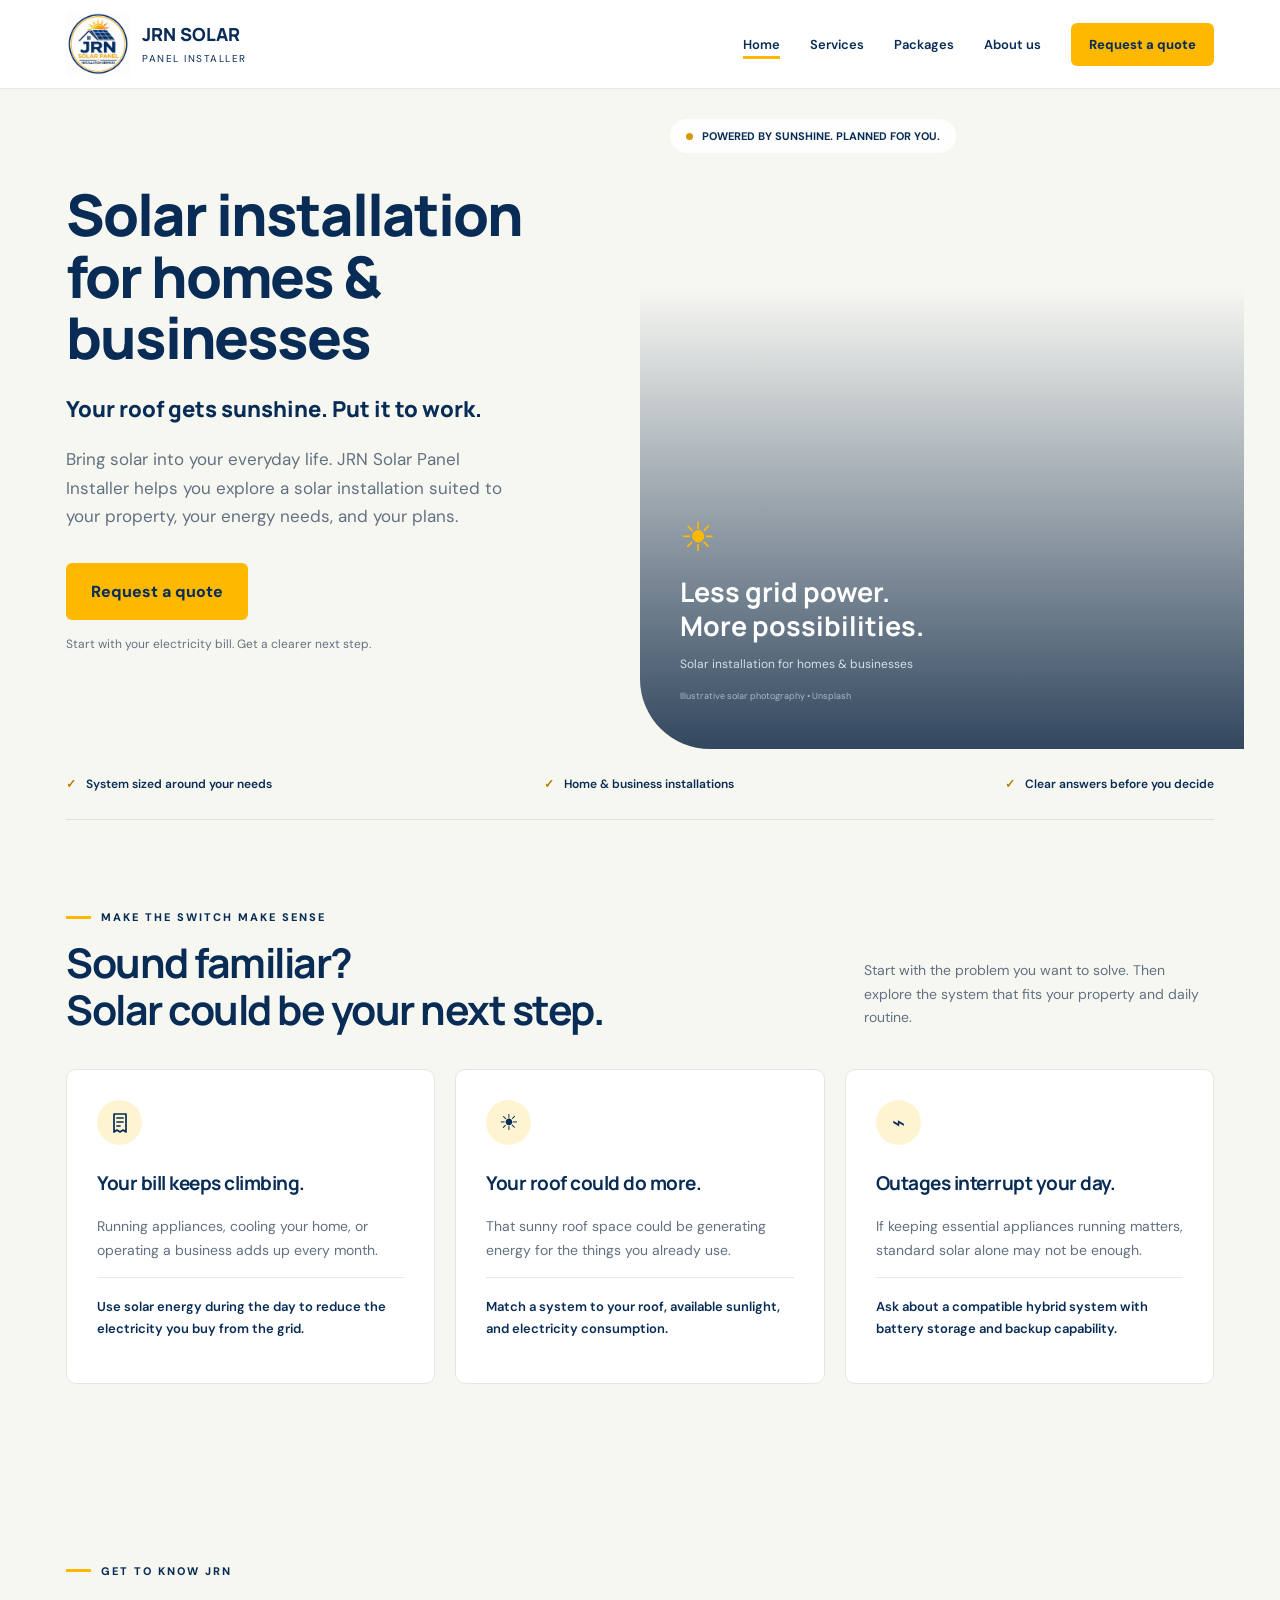
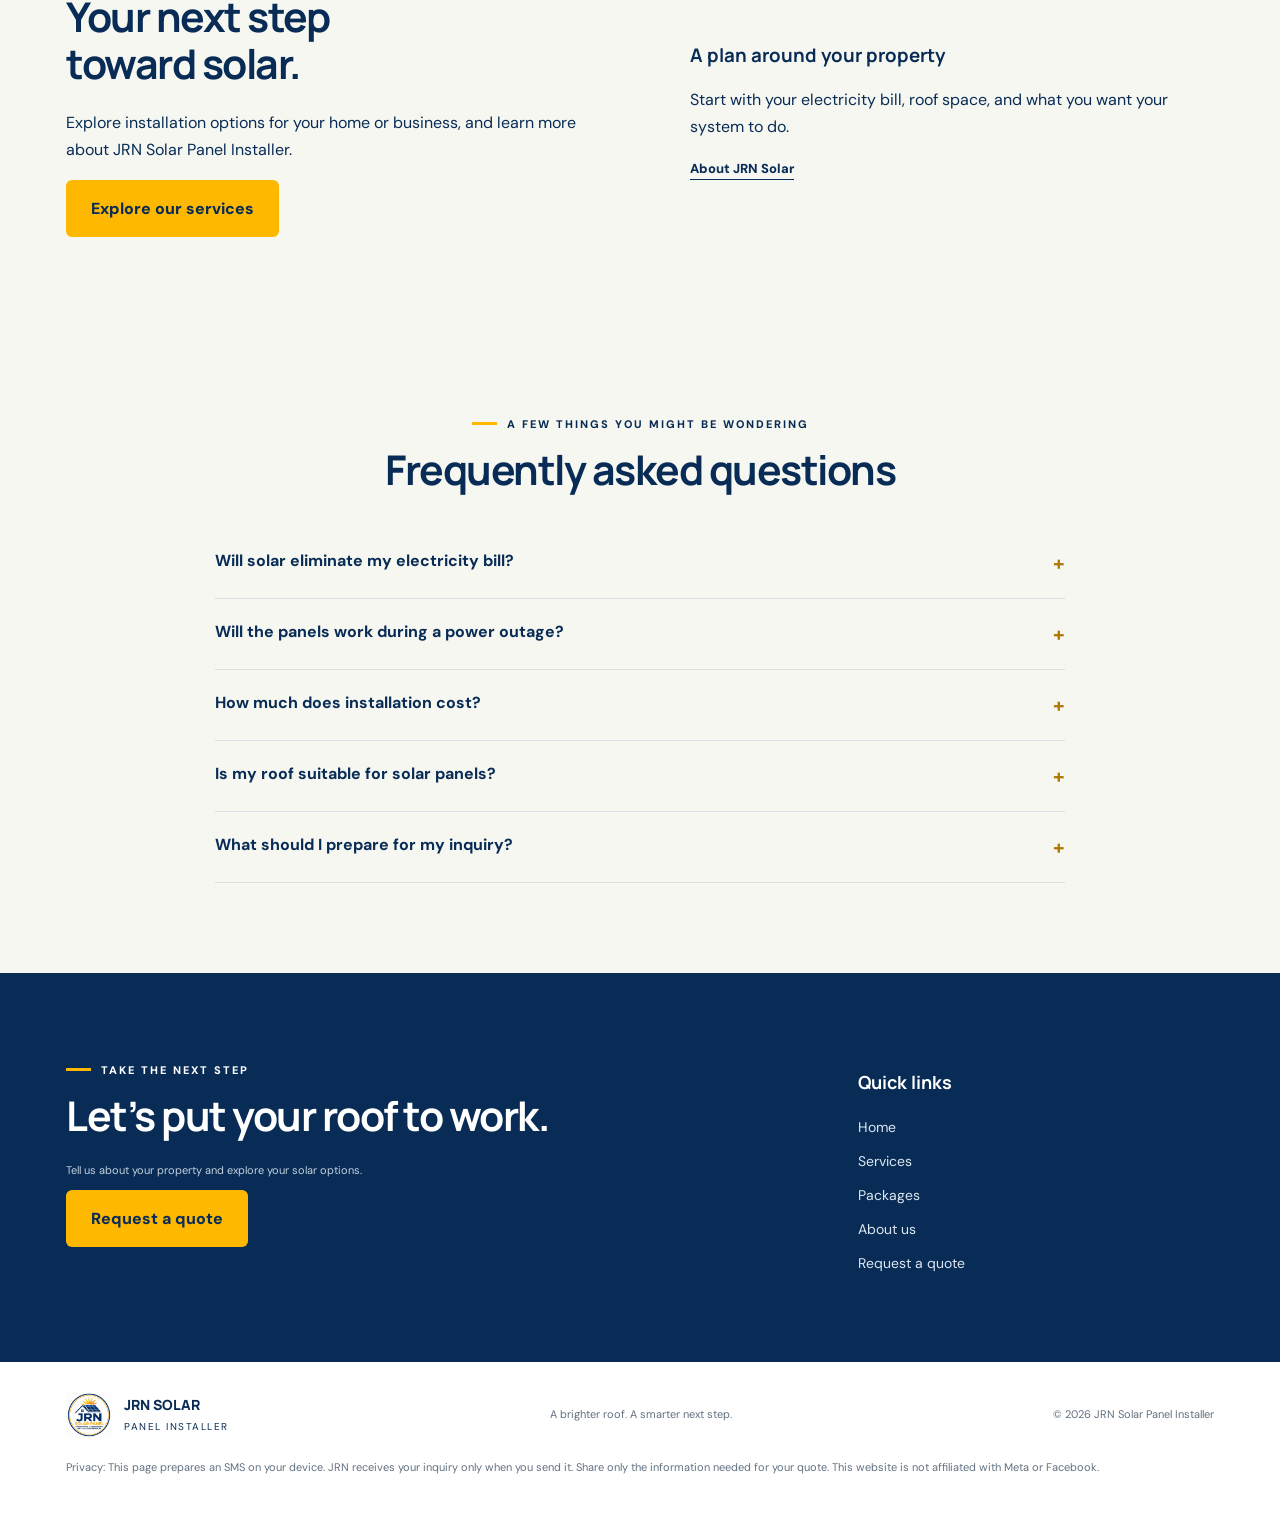
<file: index.html>
<!DOCTYPE html><html lang="en"><head><meta charset="UTF-8"><meta name="viewport" content="width=device-width, initial-scale=1"><meta name="description" content="JRN Solar Panel Installer helps homes and businesses explore solar installation. Discuss your roof, energy needs and budget. Request your quote today."><meta name="theme-color" content="#082c55"><title>JRN Solar Panel Installer | Home &amp; Business Solar Power</title><style>
@import url('https://fonts.googleapis.com/css2?family=DM+Sans:wght@400;500;600;700&family=Manrope:wght@400;500;600;700;800&display=swap');
:root{--navy:#082c55;--gold:#ffb800;--cream:#f7f7f2;--muted:#627181}*{box-sizing:border-box}html{scroll-behavior:smooth;scroll-padding-top:100px}body{margin:0;font-family:'DM Sans',sans-serif;color:var(--navy);background:var(--cream)}a{color:inherit}button,input,select{font:inherit}a,button,input,select,summary{outline-offset:5px}h1,h2,h3{font-family:Manrope,sans-serif}h1{font-size:clamp(42px,5.2vw,76px);line-height:1.07;letter-spacing:-3px;margin:20px 0 25px;font-weight:800}h2{font-size:clamp(30px,3.2vw,46px);line-height:1.15;letter-spacing:-1.5px;margin:15px 0 22px}p{line-height:1.7}.wrap{max-width:1220px;margin:auto;padding:0 36px}.eyebrow{font-size:11px;font-weight:800;letter-spacing:2px;text-transform:uppercase;display:flex;align-items:center;gap:10px}.eyebrow:before{content:'';width:25px;height:3px;background:var(--gold)}.btn{display:inline-flex;gap:24px;align-items:center;justify-content:center;background:var(--gold);color:var(--navy);border:0;border-radius:6px;padding:18px 25px;font-weight:800;text-decoration:none;cursor:pointer;transition:transform .2s,background .2s}.btn:hover{background:#ffca3a;transform:translateY(-2px)}header{background:#fff;position:sticky;top:0;z-index:10;border-bottom:1px solid #e4e9ed}.nav{height:88px;display:flex;align-items:center;justify-content:space-between;gap:25px}.brand{display:flex;align-items:center;gap:12px;text-decoration:none}.brand img{width:64px;height:64px;object-fit:contain}.brand strong{font:800 18px Manrope;display:block}.brand small{font-size:10px;letter-spacing:1.5px}.navlinks{display:flex;gap:30px;align-items:center;font-size:13px;font-weight:600}.navlinks a{text-decoration:none}.nav .btn{padding:13px 18px}.hero{display:grid;grid-template-columns:1fr 1fr;min-height:660px}.herocopy{padding:75px 50px 65px 0}.herocopy>p{color:var(--muted);max-width:450px;font-size:17px}.hero h1 span{position:relative;white-space:nowrap}.hero h1 span:after{content:'';position:absolute;bottom:-5px;left:0;width:100%;height:5px;background:var(--gold)}.heroactions{margin-top:32px}.micro{font-size:12px!important;line-height:1.5!important;margin-top:15px!important;color:var(--muted)}.herovisual{position:relative;margin-right:calc((1220px - 100vw)/2);min-height:620px;background:linear-gradient(180deg,transparent 30%,#031e3cce),url('https://images.unsplash.com/photo-1509391366360-2e959784a276?auto=format&fit=crop&w=1600&q=85') center/cover;border-radius:0 0 0 70px}.visualtag{position:absolute;top:30px;left:30px;background:#ffffffed;border-radius:30px;padding:10px 16px;font-size:11px;font-weight:700;display:flex;align-items:center;gap:9px}.dot{width:7px;height:7px;background:#d39b00;border-radius:50%}.visualbottom{position:absolute;bottom:45px;left:40px;right:40px;color:#fff}.visualbottom .sun{font-size:40px;color:var(--gold)}.visualbottom h3{font-size:27px;max-width:290px;line-height:1.25;margin:12px 0}.visualbottom p{font-size:12px;color:#d3e0ec;margin:0}.trustbar{display:flex;justify-content:space-between;padding:27px 0;gap:20px;font-size:12px;font-weight:600;border-bottom:1px solid #dce2e5}.trustbar span:before{content:'✓';color:#b67d00;margin-right:10px}.section{padding:90px 0}.sectionhead{display:flex;justify-content:space-between;gap:60px;align-items:end;margin-bottom:36px}.sectionhead h2{max-width:550px;margin-bottom:0}.sectionhead p{max-width:350px;color:var(--muted);font-size:14px;margin-bottom:3px}.problems{display:grid;grid-template-columns:repeat(3,1fr);gap:20px}.problem{background:#fff;padding:30px;border:1px solid #e3e7e8;border-radius:10px}.icon{width:45px;height:45px;background:#fff4d2;display:grid;place-items:center;border-radius:50%;font-size:22px;margin-bottom:25px}.problem h3{font-size:19px;letter-spacing:-.5px}.problem p{font-size:14px;color:var(--muted)}.problem .solution{border-top:1px solid #e7e9e9;padding-top:18px;font-weight:600;color:var(--navy);font-size:13px}.dark{background:var(--navy);color:#fff}.split{display:grid;grid-template-columns:1fr 1fr;gap:100px;align-items:center}.dark p{color:#c3d1e0;font-size:15px}.steps{display:flex;flex-direction:column;gap:28px}.step{display:flex;gap:24px}.step b{color:var(--gold);font:500 16px Manrope;padding-top:5px}.step h3{margin:0 0 8px;font-size:19px}.step p{margin:0;font-size:13px;max-width:350px}.note{padding:18px 22px;background:#ffffff0c;border-left:2px solid var(--gold);font-size:12px!important;margin-top:30px}.quote{background:#eeefe9}.quotegrid{display:grid;grid-template-columns:.85fr 1fr;gap:100px;align-items:start}.quoteintro{padding-top:25px}.quoteintro>p{color:var(--muted)}.callbox{margin-top:35px;border-top:1px solid #d3d9d6;padding-top:25px}.callbox small{display:block;color:var(--muted);margin-bottom:10px}.callbox a{font:800 27px Manrope;text-decoration:none}.form{background:white;border-radius:12px;padding:32px;box-shadow:0 12px 45px #082c5508}.form h3{font-size:22px;margin:0 0 8px}.form>p{font-size:13px;color:var(--muted);margin:0 0 25px}.fields{display:grid;grid-template-columns:1fr 1fr;gap:18px}label{font-size:12px;font-weight:700;display:block}input,select{width:100%;padding:14px 12px;border:1px solid #d9e0e5;border-radius:5px;background:#fff;color:var(--navy);margin-top:8px;min-height:48px}input:focus,select:focus{outline:2px solid var(--gold)}.full{grid-column:1/-1}.consent{font-size:11px;color:var(--muted);font-weight:400;display:flex;gap:8px;align-items:start;line-height:1.6;margin:20px 0}.consent input{width:15px;min-height:15px;margin:2px 0 0;flex-shrink:0}.form .btn{width:100%}.form .micro{text-align:center;font-size:10px!important}.faq{max-width:850px;margin:auto}.faq .eyebrow{justify-content:center}.faq h2{text-align:center;margin-bottom:35px}details{border-bottom:1px solid #d9e0e5;padding:22px 0}summary{font-weight:700;cursor:pointer;list-style:none;display:flex;justify-content:space-between;gap:20px}summary:after{content:'+';color:#ae7800;font-size:20px}details[open] summary:after{content:'−'}details p{font-size:14px;color:var(--muted);max-width:740px}.footer{background:#fff;border-top:1px solid #e2e7e8;padding:30px 0}.footerline{display:flex;align-items:center;justify-content:space-between;gap:25px}.footer p{font-size:11px;color:var(--muted)}.footer .brand img{width:46px;height:46px}.footer .brand strong{font-size:14px}.stickycta{display:none}.privacy{font-size:11px;color:var(--muted);margin-top:20px}.photo-credit{font-size:9px!important;opacity:.7;margin-top:14px!important}@media(min-width:1292px){.herovisual{margin-right:calc((1220px - 100vw)/2 - 36px)}}@media(max-width:1000px){.navlinks>a:not(.btn){display:none}.herovisual{margin-right:-36px}.herocopy{padding-right:25px}h1{letter-spacing:-2px}.split,.quotegrid{gap:45px}.section{padding:65px 0}.trustbar{flex-wrap:wrap}.problem{padding:22px}}@media(max-width:700px){.wrap{padding:0 22px}.nav{height:76px}.brand img{width:50px;height:50px}.brand strong{font-size:15px}.brand small{font-size:8px}.nav .btn{padding:12px;font-size:11px}.hero{display:flex;flex-direction:column}.herocopy{padding:45px 0 35px}h1{font-size:47px;max-width:440px}.herocopy>p{font-size:16px}.herovisual{height:350px;min-height:350px;margin:0 -22px;border-radius:0 0 0 45px;background-position:center 54%}.visualbottom{bottom:27px;left:28px}.visualbottom h3{font-size:24px}.visualbottom .sun{display:none}.visualtag{top:20px;left:25px}.trustbar{display:grid;grid-template-columns:1fr 1fr;font-size:10px;gap:18px}.sectionhead,.split,.quotegrid{display:block}.sectionhead p{margin-top:20px}.problems{grid-template-columns:1fr;gap:15px}.problem .icon{float:left;margin:0 18px 10px 0}.problem h3{padding-top:10px;margin:0 0 25px}.problem p{clear:both}.steps{margin-top:35px}.quoteintro{padding:0}.form{padding:25px;margin-top:30px}.fields{gap:16px}.fields>label{grid-column:1/-1}.section{padding:55px 0}.footer{padding-bottom:95px}.footerline{align-items:start;flex-direction:column}.stickycta{display:flex;position:fixed;bottom:0;left:0;right:0;background:#fff;padding:12px 20px;gap:10px;z-index:20;box-shadow:0 -2px 16px #082c5515}.stickycta .btn{padding:14px;flex:1;font-size:13px}.stickycta .call{background:var(--navy);color:#fff;flex:0 0 90px}html{scroll-padding-top:90px}}@media(prefers-reduced-motion:reduce){html{scroll-behavior:auto}*{transition:none!important}}

.menutoggle{display:none}.servicenum{font-size:10px;letter-spacing:1.6px;font-weight:800;color:#927021;margin-bottom:35px}.servicecards .problem{padding:35px;display:flex;flex-direction:column}.servicecards h3{font-size:24px;margin-top:0}.servicelink{font-size:13px;font-weight:800;text-underline-offset:6px;margin-top:auto;padding-top:20px}.servicefoot{font-size:11px;color:var(--muted);margin-top:22px}.servicessection{background:#fff}.servicessection .problem{background:#f7f7f2}.aboutsection{background:#eeefe9}.aboutsection p{color:var(--muted);font-size:15px}.aboutsection .btn{margin-top:15px}.aboutart{background:#fff;border-radius:50% 50% 12px 12px;padding:40px;text-align:center}.aboutart img{width:100%;max-width:320px;display:block;margin:auto}.aboutart p{font-size:11px;letter-spacing:1px;margin:25px 0 0}.contactsection{background:#fff}.contactgrid{display:grid;grid-template-columns:repeat(3,1fr);gap:20px}.contactcard{display:flex;flex-direction:column;text-decoration:none;border:1px solid #dce2e5;border-radius:9px;padding:28px;gap:15px;transition:transform .2s}.contactcard:hover{transform:translateY(-3px)}.contactcard small{font-size:10px;font-weight:800;letter-spacing:1.5px}.contactcard strong{font:800 21px Manrope}.contactcard span{font-size:13px;line-height:1.6;color:var(--muted)}.goldcontact{background:var(--gold);border-color:var(--gold)}.goldcontact span{color:var(--navy)}
@media(max-width:1000px){.navlinks{gap:18px}.navlinks>a:not(.btn){display:inline}.navlinks{font-size:12px}}@media(max-width:700px){.menutoggle{display:block;background:none;border:1px solid #dce2e5;border-radius:5px;padding:10px 13px;color:var(--navy);font-weight:700;font-size:12px}.navlinks{display:none;position:absolute;top:76px;left:0;right:0;background:#fff;padding:22px;border-bottom:1px solid #dce2e5;box-shadow:0 12px 20px #082c5510}.navlinks.open{display:flex;flex-direction:column;align-items:stretch;gap:0}.navlinks>a:not(.btn){padding:15px 5px}.navlinks .btn{margin-top:10px}.contactgrid{grid-template-columns:1fr}.aboutart{margin-bottom:35px;padding:30px}.aboutart img{max-width:230px}.servicecards .problem{padding:28px}.servicecards h3{padding:0;margin:0 0 15px}.servicenum{margin-bottom:22px}}
</style><style>.pageintro{padding:65px 0;background:#fff}.pageintro h1{font-size:54px}.pageintro p{max-width:650px;color:var(--muted)}.navlinks a[aria-current="page"]{text-decoration:underline;text-underline-offset:7px;text-decoration-color:#ffb800;text-decoration-thickness:3px}.servicessection,.aboutsection,.quote{min-height:calc(100vh - 250px)}@media(min-width:701px){.aboutsection{padding-top:80px;padding-bottom:80px}}@media(max-width:700px){.pageintro h1{font-size:40px}}</style><style>.hero-tagline{font-family:Manrope,sans-serif;font-size:22px!important;font-weight:800;color:var(--navy)!important;line-height:1.4!important;margin:0 0 20px}.herocopy h1{font-size:clamp(40px,4.5vw,65px);letter-spacing:-2px}@media(max-width:700px){.herocopy h1{font-size:43px;letter-spacing:-1.8px}}</style>
<meta property="og:type" content="website">
<meta property="og:site_name" content="JRN Solar Panel Installer">
<meta property="og:locale" content="en_PH">
<meta property="og:title" content="JRN Solar Panel Installer | Home &amp; Business Solar Power">
<meta property="og:description" content="JRN Solar Panel Installer helps homes and businesses explore solar installation. Discuss your roof, energy needs and budget. Request your quote today.">
<meta property="og:url" content="https://jrnsolar.com/">
<meta property="og:image" content="https://jrnsolar.com/jrn-logo.jpg">
<meta property="og:image:secure_url" content="https://jrnsolar.com/jrn-logo.jpg">
<meta property="og:image:type" content="image/jpeg">
<meta property="og:image:width" content="1254">
<meta property="og:image:height" content="1254">
<meta property="og:image:alt" content="JRN Solar Panel Installation Services logo">
<meta name="twitter:card" content="summary">
<meta name="twitter:title" content="JRN Solar Panel Installer | Home &amp; Business Solar Power">
<meta name="twitter:description" content="JRN Solar Panel Installer helps homes and businesses explore solar installation. Discuss your roof, energy needs and budget. Request your quote today.">
<meta name="twitter:image" content="https://jrnsolar.com/jrn-logo.jpg">
<style>.site-footer{padding-top:0;border-top:0}.footer-cta-grid{display:grid;grid-template-columns:2fr 1fr;gap:80px;align-items:start}.footer-cta p{color:#c3d1e0}.footer-quick{display:flex;flex-direction:column;align-items:flex-start;gap:16px;padding-top:7px}.footer-quick h3{font-size:18px;margin:0 0 8px}.footer-quick a{color:#dce7f1;font-size:14px;text-decoration:none}.footer-quick a:hover{text-decoration:underline;text-underline-offset:5px;color:var(--gold)}.site-footer>.wrap{padding-top:30px}@media(max-width:700px){.footer-cta-grid{grid-template-columns:1fr;gap:40px}.footer-quick{display:grid;grid-template-columns:1fr 1fr;gap:18px}.footer-quick h3{grid-column:1/-1}.footer-cta h2{font-size:34px}}</style><link rel="icon" href="/favicon.ico?v=1" sizes="any"><link rel="icon" type="image/png" sizes="32x32" href="/favicon-32.png?v=1"><link rel="apple-touch-icon" sizes="180x180" href="/apple-touch-icon.png">
<link rel="apple-touch-icon" href="/jrn-logo.jpg">
</head><body><header><div class="wrap nav"><a class="brand" href="/" aria-label="JRN Solar home"><img src="[data-uri]" alt="JRN Solar Panel Installation Services logo"><span><strong>JRN SOLAR</strong><small>PANEL INSTALLER</small></span></a><button class="menutoggle" aria-expanded="false" aria-controls="mainmenu" aria-label="Open navigation menu">Menu ☰</button><nav class="navlinks" id="mainmenu" aria-label="Main navigation"><a href="/" aria-current="page">Home</a><a href="/services">Services</a><a href="/pricing">Packages</a><a href="/about">About us</a><a class="btn" href="/quote">Request a quote</a></nav></div></header><main><div class="wrap"><section class="hero"><div class="herocopy"><h1>Solar installation for homes &amp; businesses</h1><p class="hero-tagline">Your roof gets sunshine. Put it to work.</p><p>Bring solar into your everyday life. JRN Solar Panel Installer helps you explore a solar installation suited to your property, your energy needs, and your plans.</p><div class="heroactions"><a class="btn" href="/quote">Request a quote</a><p class="micro">Start with your electricity bill. Get a clearer next step.</p></div></div><div class="herovisual" role="img" aria-label="Solar panels collecting sunlight outdoors"><div class="visualtag"><span class="dot"></span>POWERED BY SUNSHINE. PLANNED FOR YOU.</div><div class="visualbottom"><span class="sun">☀</span><h3>Less grid power.<br>More possibilities.</h3><p>Solar installation for homes & businesses</p><p class="photo-credit">Illustrative solar photography • Unsplash</p></div></div></section><div class="trustbar"><span>System sized around your needs</span><span>Home & business installations</span><span>Clear answers before you decide</span></div></div><section class="section" id="benefits"><div class="wrap"><div class="sectionhead"><div><div class="eyebrow">Make the switch make sense</div><h2>Sound familiar?<br>Solar could be your next step.</h2></div><p>Start with the problem you want to solve. Then explore the system that fits your property and daily routine.</p></div><div class="problems"><article class="problem"><div class="icon" aria-hidden="true"><svg width="24" height="24" viewBox="0 0 24 24" fill="none" stroke="currentColor" stroke-width="1.7" stroke-linecap="round" stroke-linejoin="round"><path d="M6 3h12v18l-3-2-3 2-3-2-3 2V3Z"/><path d="M9 7h6M9 11h6M9 15h3"/></svg></div><h3>Your bill keeps climbing.</h3><p>Running appliances, cooling your home, or operating a business adds up every month.</p><p class="solution">Use solar energy during the day to reduce the electricity you buy from the grid.</p></article><article class="problem"><div class="icon">☀</div><h3>Your roof could do more.</h3><p>That sunny roof space could be generating energy for the things you already use.</p><p class="solution">Match a system to your roof, available sunlight, and electricity consumption.</p></article><article class="problem"><div class="icon">⌁</div><h3>Outages interrupt your day.</h3><p>If keeping essential appliances running matters, standard solar alone may not be enough.</p><p class="solution">Ask about a compatible hybrid system with battery storage and backup capability.</p></article></div></div></section><section class="section"><div class="wrap split"><div><div class="eyebrow">Get to know JRN</div><h2>Your next step<br>toward solar.</h2><p>Explore installation options for your home or business, and learn more about JRN Solar Panel Installer.</p><a class="btn" href="/services">Explore our services</a></div><div><h3>A plan around your property</h3><p>Start with your electricity bill, roof space, and what you want your system to do.</p><a class="servicelink" href="/about">About JRN Solar</a></div></div></section><section class="section" id="faq"><div class="wrap"><div class="faq"><div class="eyebrow">A few things you might be wondering</div><h2>Frequently asked questions</h2><details><summary>Will solar eliminate my electricity bill?</summary><p>Not necessarily. Solar can offset part of your electricity use, but your bill depends on system size, daytime consumption, weather, utility charges, and any export arrangement. A tailored assessment helps set realistic expectations.</p></details><details><summary>Will the panels work during a power outage?</summary><p>A standard grid-tied system normally shuts down when the grid goes down. Backup power requires a compatible system, usually with batteries and the right isolation and backup equipment. Discuss the appliances you want to keep running with JRN.</p></details><details><summary>How much does installation cost?</summary><p>The price depends on your energy needs, equipment, roof conditions, and whether you include batteries. Share your monthly bill and location to start a discussion about a property-specific quote.</p></details><details><summary>Is my roof suitable for solar panels?</summary><p>Available space, shade, roof direction, condition, and structural suitability all matter. These need to be reviewed before the final installation plan is agreed.</p></details><details><summary>What should I prepare for my inquiry?</summary><p>A recent electricity bill, your property location, and a few roof photos are useful. You can start with the form above or call 0966 805 3179. Ask JRN to confirm service availability in your area.</p></details></div></div></section></main><footer class="footer site-footer"><section class="section dark footer-cta"><div class="wrap footer-cta-grid"><div><div class="eyebrow">Take the next step</div><h2>Let’s put your roof to work.</h2><p>Tell us about your property and explore your solar options.</p><a class="btn" href="/quote">Request a quote</a></div><nav class="footer-quick" aria-label="Footer navigation"><h3>Quick links</h3><a href="/">Home</a><a href="/services">Services</a><a href="/pricing">Packages</a><a href="/about">About us</a><a href="/quote">Request a quote</a></nav></div></section><div class="wrap"><div class="footerline"><a class="brand" href="/"><img src="[data-uri]" alt="JRN logo"><span><strong>JRN SOLAR</strong><small>PANEL INSTALLER</small></span></a><p>A brighter roof. A smarter next step.</p><p>© <span id="year">2026</span> JRN Solar Panel Installer</p></div><p class="privacy">Privacy: This page prepares an SMS on your device. JRN receives your inquiry only when you send it. Share only the information needed for your quote. This website is not affiliated with Meta or Facebook.</p></div></footer><div class="stickycta"><a class="btn call" href="tel:09668053179">Call JRN</a><a class="btn" href="/quote">Request a quote</a></div><script>
document.getElementById('year').textContent=new Date().getFullYear();document.getElementById('quoteform')?.addEventListener('submit',function(e){e.preventDefault();const d=new FormData(this);const msg=`Hi JRN! I'd like to inquire about solar installation.\nName: ${d.get('name')}\nMobile: ${d.get('phone')}\nLocation: ${d.get('location')}\nProperty: ${d.get('property')}\nMonthly bill: ${d.get('bill')}\nPriority: ${d.get('goal')}\nPlease contact me about my options and confirm availability in my area.`;document.getElementById('message').value=msg;document.getElementById('smslink').href='sms:09668053179?body='+encodeURIComponent(msg);document.getElementById('requestresult').hidden=false;document.getElementById('requestresult').scrollIntoView({behavior:'smooth',block:'center'});});document.getElementById('copy')?.addEventListener('click',async function(){try{await navigator.clipboard.writeText(document.getElementById('message').value);this.textContent='Message copied ✓';}catch(e){document.getElementById('message').select();this.textContent='Select and copy the message above';}});
const toggle=document.querySelector('.menutoggle');const menu=document.getElementById('mainmenu');toggle?.addEventListener('click',()=>{const open=toggle.getAttribute('aria-expanded')!=='true';toggle.setAttribute('aria-expanded',String(open));toggle.setAttribute('aria-label',open?'Close navigation menu':'Open navigation menu');menu.classList.toggle('open',open);});menu.querySelectorAll('a').forEach(a=>a.addEventListener('click',()=>{menu.classList.remove('open');toggle.setAttribute('aria-expanded','false');toggle.setAttribute('aria-label','Open navigation menu');}));document.addEventListener('keydown',e=>{if(e.key==='Escape'){menu.classList.remove('open');toggle.setAttribute('aria-expanded','false');toggle.focus();}});</script></body></html>
</file>
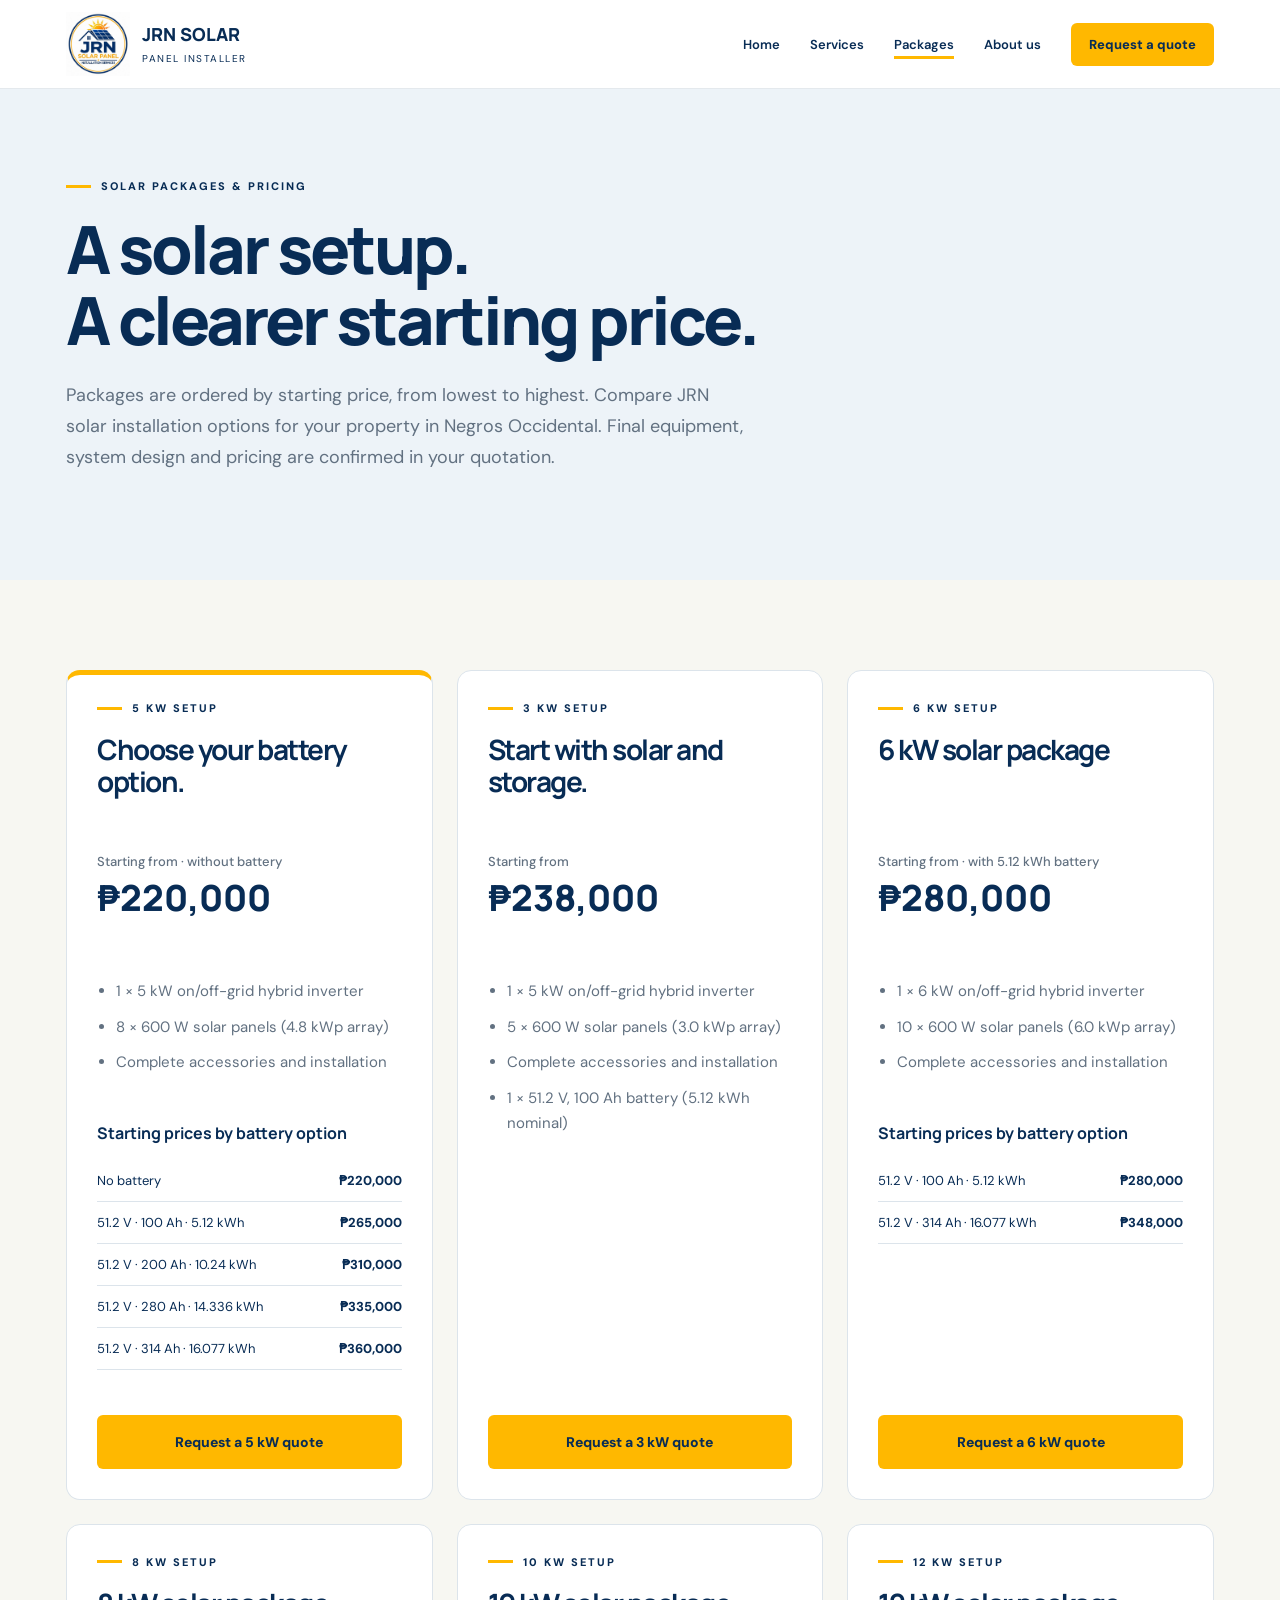
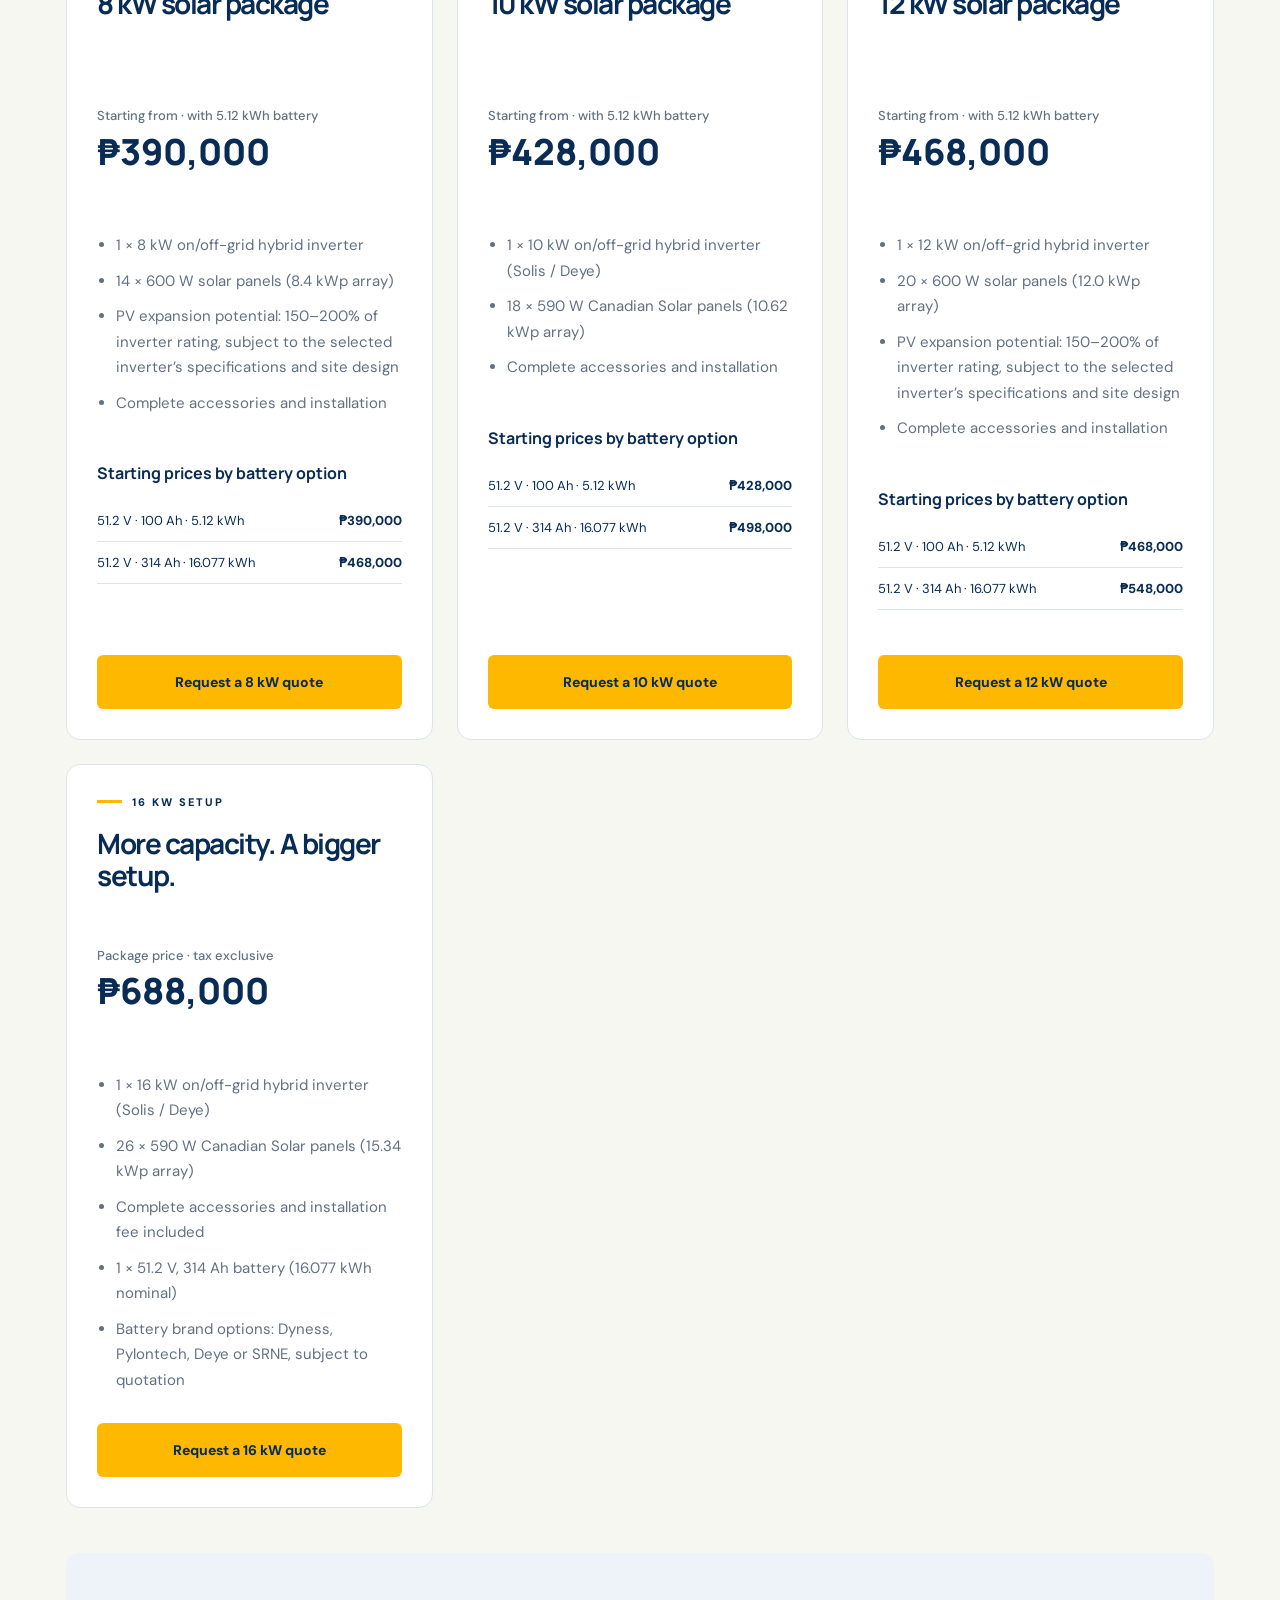
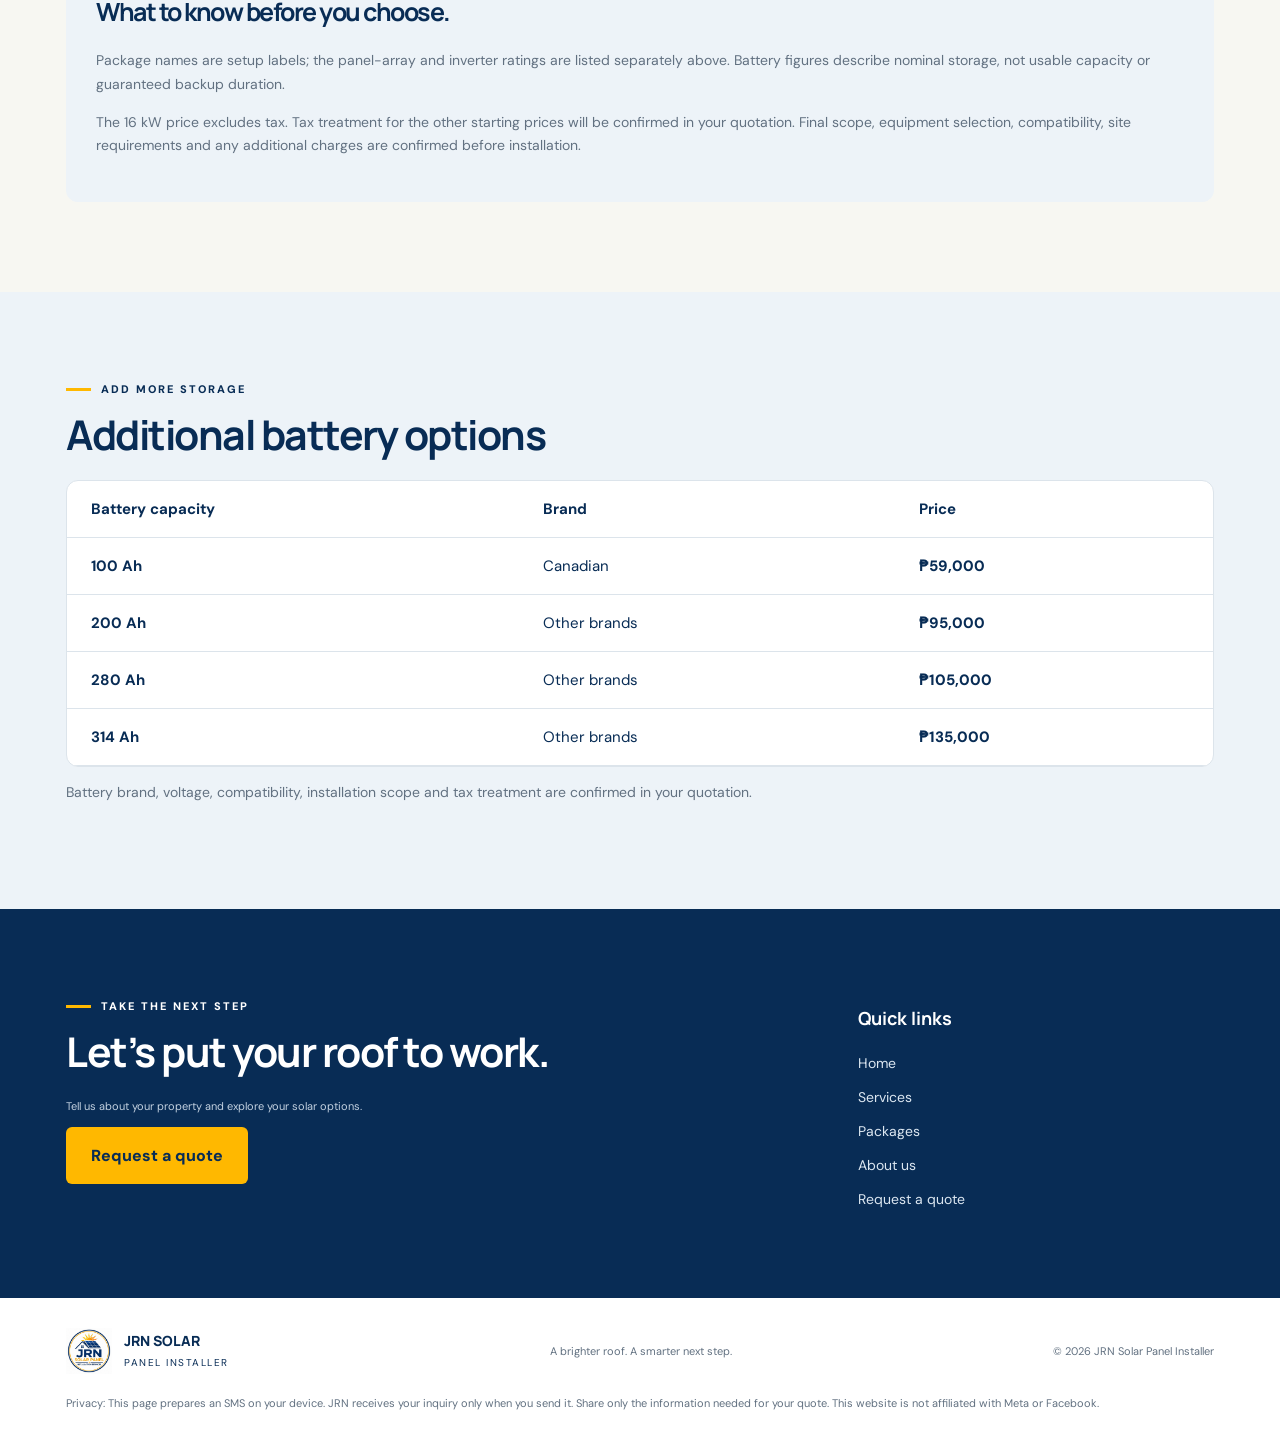
<file: pricing.html>
<!DOCTYPE html><html lang="en"><head><meta charset="UTF-8"><meta name="viewport" content="width=device-width, initial-scale=1"><meta name="description" content="Explore JRN Solar installation packages: 3 kW, 5 kW and 16 kW setups, battery options and starting prices. Request a property-specific quotation."><meta name="theme-color" content="#082c55"><title>Solar Installation Packages &amp; Pricing | JRN Solar</title><style>
@import url('https://fonts.googleapis.com/css2?family=DM+Sans:wght@400;500;600;700&family=Manrope:wght@400;500;600;700;800&display=swap');
:root{--navy:#082c55;--gold:#ffb800;--cream:#f7f7f2;--muted:#627181}*{box-sizing:border-box}html{scroll-behavior:smooth;scroll-padding-top:100px}body{margin:0;font-family:'DM Sans',sans-serif;color:var(--navy);background:var(--cream)}a{color:inherit}button,input,select{font:inherit}a,button,input,select,summary{outline-offset:5px}h1,h2,h3{font-family:Manrope,sans-serif}h1{font-size:clamp(42px,5.2vw,76px);line-height:1.07;letter-spacing:-3px;margin:20px 0 25px;font-weight:800}h2{font-size:clamp(30px,3.2vw,46px);line-height:1.15;letter-spacing:-1.5px;margin:15px 0 22px}p{line-height:1.7}.wrap{max-width:1220px;margin:auto;padding:0 36px}.eyebrow{font-size:11px;font-weight:800;letter-spacing:2px;text-transform:uppercase;display:flex;align-items:center;gap:10px}.eyebrow:before{content:'';width:25px;height:3px;background:var(--gold)}.btn{display:inline-flex;gap:24px;align-items:center;justify-content:center;background:var(--gold);color:var(--navy);border:0;border-radius:6px;padding:18px 25px;font-weight:800;text-decoration:none;cursor:pointer;transition:transform .2s,background .2s}.btn:hover{background:#ffca3a;transform:translateY(-2px)}header{background:#fff;position:sticky;top:0;z-index:10;border-bottom:1px solid #e4e9ed}.nav{height:88px;display:flex;align-items:center;justify-content:space-between;gap:25px}.brand{display:flex;align-items:center;gap:12px;text-decoration:none}.brand img{width:64px;height:64px;object-fit:contain}.brand strong{font:800 18px Manrope;display:block}.brand small{font-size:10px;letter-spacing:1.5px}.navlinks{display:flex;gap:30px;align-items:center;font-size:13px;font-weight:600}.navlinks a{text-decoration:none}.nav .btn{padding:13px 18px}.hero{display:grid;grid-template-columns:1fr 1fr;min-height:660px}.herocopy{padding:75px 50px 65px 0}.herocopy>p{color:var(--muted);max-width:450px;font-size:17px}.hero h1 span{position:relative;white-space:nowrap}.hero h1 span:after{content:'';position:absolute;bottom:-5px;left:0;width:100%;height:5px;background:var(--gold)}.heroactions{margin-top:32px}.micro{font-size:12px!important;line-height:1.5!important;margin-top:15px!important;color:var(--muted)}.herovisual{position:relative;margin-right:calc((1220px - 100vw)/2);min-height:620px;background:linear-gradient(180deg,transparent 30%,#031e3cce),url('https://images.unsplash.com/photo-1509391366360-2e959784a276?auto=format&fit=crop&w=1600&q=85') center/cover;border-radius:0 0 0 70px}.visualtag{position:absolute;top:30px;left:30px;background:#ffffffed;border-radius:30px;padding:10px 16px;font-size:11px;font-weight:700;display:flex;align-items:center;gap:9px}.dot{width:7px;height:7px;background:#d39b00;border-radius:50%}.visualbottom{position:absolute;bottom:45px;left:40px;right:40px;color:#fff}.visualbottom .sun{font-size:40px;color:var(--gold)}.visualbottom h3{font-size:27px;max-width:290px;line-height:1.25;margin:12px 0}.visualbottom p{font-size:12px;color:#d3e0ec;margin:0}.trustbar{display:flex;justify-content:space-between;padding:27px 0;gap:20px;font-size:12px;font-weight:600;border-bottom:1px solid #dce2e5}.trustbar span:before{content:'✓';color:#b67d00;margin-right:10px}.section{padding:90px 0}.sectionhead{display:flex;justify-content:space-between;gap:60px;align-items:end;margin-bottom:36px}.sectionhead h2{max-width:550px;margin-bottom:0}.sectionhead p{max-width:350px;color:var(--muted);font-size:14px;margin-bottom:3px}.problems{display:grid;grid-template-columns:repeat(3,1fr);gap:20px}.problem{background:#fff;padding:30px;border:1px solid #e3e7e8;border-radius:10px}.icon{width:45px;height:45px;background:#fff4d2;display:grid;place-items:center;border-radius:50%;font-size:22px;margin-bottom:25px}.problem h3{font-size:19px;letter-spacing:-.5px}.problem p{font-size:14px;color:var(--muted)}.problem .solution{border-top:1px solid #e7e9e9;padding-top:18px;font-weight:600;color:var(--navy);font-size:13px}.dark{background:var(--navy);color:#fff}.split{display:grid;grid-template-columns:1fr 1fr;gap:100px;align-items:center}.dark p{color:#c3d1e0;font-size:15px}.steps{display:flex;flex-direction:column;gap:28px}.step{display:flex;gap:24px}.step b{color:var(--gold);font:500 16px Manrope;padding-top:5px}.step h3{margin:0 0 8px;font-size:19px}.step p{margin:0;font-size:13px;max-width:350px}.note{padding:18px 22px;background:#ffffff0c;border-left:2px solid var(--gold);font-size:12px!important;margin-top:30px}.quote{background:#eeefe9}.quotegrid{display:grid;grid-template-columns:.85fr 1fr;gap:100px;align-items:start}.quoteintro{padding-top:25px}.quoteintro>p{color:var(--muted)}.callbox{margin-top:35px;border-top:1px solid #d3d9d6;padding-top:25px}.callbox small{display:block;color:var(--muted);margin-bottom:10px}.callbox a{font:800 27px Manrope;text-decoration:none}.form{background:white;border-radius:12px;padding:32px;box-shadow:0 12px 45px #082c5508}.form h3{font-size:22px;margin:0 0 8px}.form>p{font-size:13px;color:var(--muted);margin:0 0 25px}.fields{display:grid;grid-template-columns:1fr 1fr;gap:18px}label{font-size:12px;font-weight:700;display:block}input,select{width:100%;padding:14px 12px;border:1px solid #d9e0e5;border-radius:5px;background:#fff;color:var(--navy);margin-top:8px;min-height:48px}input:focus,select:focus{outline:2px solid var(--gold)}.full{grid-column:1/-1}.consent{font-size:11px;color:var(--muted);font-weight:400;display:flex;gap:8px;align-items:start;line-height:1.6;margin:20px 0}.consent input{width:15px;min-height:15px;margin:2px 0 0;flex-shrink:0}.form .btn{width:100%}.form .micro{text-align:center;font-size:10px!important}.faq{max-width:850px;margin:auto}.faq .eyebrow{justify-content:center}.faq h2{text-align:center;margin-bottom:35px}details{border-bottom:1px solid #d9e0e5;padding:22px 0}summary{font-weight:700;cursor:pointer;list-style:none;display:flex;justify-content:space-between;gap:20px}summary:after{content:'+';color:#ae7800;font-size:20px}details[open] summary:after{content:'−'}details p{font-size:14px;color:var(--muted);max-width:740px}.footer{background:#fff;border-top:1px solid #e2e7e8;padding:30px 0}.footerline{display:flex;align-items:center;justify-content:space-between;gap:25px}.footer p{font-size:11px;color:var(--muted)}.footer .brand img{width:46px;height:46px}.footer .brand strong{font-size:14px}.stickycta{display:none}.privacy{font-size:11px;color:var(--muted);margin-top:20px}.photo-credit{font-size:9px!important;opacity:.7;margin-top:14px!important}@media(min-width:1292px){.herovisual{margin-right:calc((1220px - 100vw)/2 - 36px)}}@media(max-width:1000px){.navlinks>a:not(.btn){display:none}.herovisual{margin-right:-36px}.herocopy{padding-right:25px}h1{letter-spacing:-2px}.split,.quotegrid{gap:45px}.section{padding:65px 0}.trustbar{flex-wrap:wrap}.problem{padding:22px}}@media(max-width:700px){.wrap{padding:0 22px}.nav{height:76px}.brand img{width:50px;height:50px}.brand strong{font-size:15px}.brand small{font-size:8px}.nav .btn{padding:12px;font-size:11px}.hero{display:flex;flex-direction:column}.herocopy{padding:45px 0 35px}h1{font-size:47px;max-width:440px}.herocopy>p{font-size:16px}.herovisual{height:350px;min-height:350px;margin:0 -22px;border-radius:0 0 0 45px;background-position:center 54%}.visualbottom{bottom:27px;left:28px}.visualbottom h3{font-size:24px}.visualbottom .sun{display:none}.visualtag{top:20px;left:25px}.trustbar{display:grid;grid-template-columns:1fr 1fr;font-size:10px;gap:18px}.sectionhead,.split,.quotegrid{display:block}.sectionhead p{margin-top:20px}.problems{grid-template-columns:1fr;gap:15px}.problem .icon{float:left;margin:0 18px 10px 0}.problem h3{padding-top:10px;margin:0 0 25px}.problem p{clear:both}.steps{margin-top:35px}.quoteintro{padding:0}.form{padding:25px;margin-top:30px}.fields{gap:16px}.fields>label{grid-column:1/-1}.section{padding:55px 0}.footer{padding-bottom:95px}.footerline{align-items:start;flex-direction:column}.stickycta{display:flex;position:fixed;bottom:0;left:0;right:0;background:#fff;padding:12px 20px;gap:10px;z-index:20;box-shadow:0 -2px 16px #082c5515}.stickycta .btn{padding:14px;flex:1;font-size:13px}.stickycta .call{background:var(--navy);color:#fff;flex:0 0 90px}html{scroll-padding-top:90px}}@media(prefers-reduced-motion:reduce){html{scroll-behavior:auto}*{transition:none!important}}

.menutoggle{display:none}.servicenum{font-size:10px;letter-spacing:1.6px;font-weight:800;color:#927021;margin-bottom:35px}.servicecards .problem{padding:35px;display:flex;flex-direction:column}.servicecards h3{font-size:24px;margin-top:0}.servicelink{font-size:13px;font-weight:800;text-underline-offset:6px;margin-top:auto;padding-top:20px}.servicefoot{font-size:11px;color:var(--muted);margin-top:22px}.servicessection{background:#fff}.servicessection .problem{background:#f7f7f2}.aboutsection{background:#eeefe9}.aboutsection p{color:var(--muted);font-size:15px}.aboutsection .btn{margin-top:15px}.aboutart{background:#fff;border-radius:50% 50% 12px 12px;padding:40px;text-align:center}.aboutart img{width:100%;max-width:320px;display:block;margin:auto}.aboutart p{font-size:11px;letter-spacing:1px;margin:25px 0 0}.contactsection{background:#fff}.contactgrid{display:grid;grid-template-columns:repeat(3,1fr);gap:20px}.contactcard{display:flex;flex-direction:column;text-decoration:none;border:1px solid #dce2e5;border-radius:9px;padding:28px;gap:15px;transition:transform .2s}.contactcard:hover{transform:translateY(-3px)}.contactcard small{font-size:10px;font-weight:800;letter-spacing:1.5px}.contactcard strong{font:800 21px Manrope}.contactcard span{font-size:13px;line-height:1.6;color:var(--muted)}.goldcontact{background:var(--gold);border-color:var(--gold)}.goldcontact span{color:var(--navy)}
@media(max-width:1000px){.navlinks{gap:18px}.navlinks>a:not(.btn){display:inline}.navlinks{font-size:12px}}@media(max-width:700px){.menutoggle{display:block;background:none;border:1px solid #dce2e5;border-radius:5px;padding:10px 13px;color:var(--navy);font-weight:700;font-size:12px}.navlinks{display:none;position:absolute;top:76px;left:0;right:0;background:#fff;padding:22px;border-bottom:1px solid #dce2e5;box-shadow:0 12px 20px #082c5510}.navlinks.open{display:flex;flex-direction:column;align-items:stretch;gap:0}.navlinks>a:not(.btn){padding:15px 5px}.navlinks .btn{margin-top:10px}.contactgrid{grid-template-columns:1fr}.aboutart{margin-bottom:35px;padding:30px}.aboutart img{max-width:230px}.servicecards .problem{padding:28px}.servicecards h3{padding:0;margin:0 0 15px}.servicenum{margin-bottom:22px}}
</style><style>.pageintro{padding:65px 0;background:#fff}.pageintro h1{font-size:54px}.pageintro p{max-width:650px;color:var(--muted)}.navlinks a[aria-current="page"]{text-decoration:underline;text-underline-offset:7px;text-decoration-color:#ffb800;text-decoration-thickness:3px}.servicessection,.aboutsection,.quote{min-height:calc(100vh - 250px)}@media(min-width:701px){.aboutsection{padding-top:80px;padding-bottom:80px}}@media(max-width:700px){.pageintro h1{font-size:40px}}</style>
<meta property="og:type" content="website">
<meta property="og:site_name" content="JRN Solar Panel Installer">
<meta property="og:locale" content="en_PH">
<meta property="og:title" content="Our Services | JRN Solar">
<meta property="og:description" content="Turn sunshine into power for your home or business. Talk to JRN Solar Panel Installer about a solar system suited to your roof, electricity use, and budget.">
<meta property="og:url" content="https://jrnsolar.com/pricing">
<meta property="og:image" content="https://jrnsolar.com/jrn-logo.jpg">
<meta property="og:image:secure_url" content="https://jrnsolar.com/jrn-logo.jpg">
<meta property="og:image:type" content="image/jpeg">
<meta property="og:image:width" content="1254">
<meta property="og:image:height" content="1254">
<meta property="og:image:alt" content="JRN Solar Panel Installation Services logo">
<meta name="twitter:card" content="summary">
<meta name="twitter:title" content="Our Services | JRN Solar">
<meta name="twitter:description" content="Turn sunshine into power for your home or business. Talk to JRN Solar Panel Installer about a solar system suited to your roof, electricity use, and budget.">
<meta name="twitter:image" content="https://jrnsolar.com/jrn-logo.jpg">
<style>.site-footer{padding-top:0;border-top:0}.footer-cta-grid{display:grid;grid-template-columns:2fr 1fr;gap:80px;align-items:start}.footer-cta p{color:#c3d1e0}.footer-quick{display:flex;flex-direction:column;align-items:flex-start;gap:16px;padding-top:7px}.footer-quick h3{font-size:18px;margin:0 0 8px}.footer-quick a{color:#dce7f1;font-size:14px;text-decoration:none}.footer-quick a:hover{text-decoration:underline;text-underline-offset:5px;color:var(--gold)}.site-footer>.wrap{padding-top:30px}@media(max-width:700px){.footer-cta-grid{grid-template-columns:1fr;gap:40px}.footer-quick{display:grid;grid-template-columns:1fr 1fr;gap:18px}.footer-quick h3{grid-column:1/-1}.footer-cta h2{font-size:34px}}</style><link rel="icon" href="/favicon.ico?v=1" sizes="any"><link rel="icon" type="image/png" sizes="32x32" href="/favicon-32.png?v=1"><link rel="apple-touch-icon" sizes="180x180" href="/apple-touch-icon.png">
<link rel="apple-touch-icon" href="/jrn-logo.jpg">
<link rel="stylesheet" href="/pricing.css?v=1"></head><body><header><div class="wrap nav"><a class="brand" href="/" aria-label="JRN Solar home"><img src="[data-uri]" alt="JRN Solar Panel Installation Services logo"><span><strong>JRN SOLAR</strong><small>PANEL INSTALLER</small></span></a><button class="menutoggle" aria-expanded="false" aria-controls="mainmenu" aria-label="Open navigation menu">Menu ☰</button><nav class="navlinks" id="mainmenu" aria-label="Main navigation"><a href="/">Home</a><a href="/services">Services</a><a href="/pricing" aria-current="page">Packages</a><a href="/about">About us</a><a class="btn" href="/quote">Request a quote</a></nav></div></header><main><section class="section pricing-intro"><div class="wrap"><div class="eyebrow">Solar packages &amp; pricing</div><h1>A solar setup.<br>A clearer starting price.</h1><p>Packages are ordered by starting price, from lowest to highest. Compare JRN solar installation options for your property in Negros Occidental. Final equipment, system design and pricing are confirmed in your quotation.</p></div></section><section class="section pricing-packages"><div class="wrap"><div class="package-grid"><article class="package featured"><div class="eyebrow">5 kW setup</div><h2>Choose your battery option.</h2><p class="package-price"><small>Starting from · without battery</small>₱220,000</p><ul><li>1 × 5 kW on/off-grid hybrid inverter</li><li>8 × 600 W solar panels (4.8 kWp array)</li><li>Complete accessories and installation</li></ul><div class="price-options"><h3>Starting prices by battery option</h3><dl><div><dt>No battery</dt><dd>₱220,000</dd></div><div><dt>51.2 V · 100 Ah · 5.12 kWh</dt><dd>₱265,000</dd></div><div><dt>51.2 V · 200 Ah · 10.24 kWh</dt><dd>₱310,000</dd></div><div><dt>51.2 V · 280 Ah · 14.336 kWh</dt><dd>₱335,000</dd></div><div><dt>51.2 V · 314 Ah · 16.077 kWh</dt><dd>₱360,000</dd></div></dl></div><a class="btn" href="#pricing-quote">Request a 5 kW quote</a></article><article class="package"><div class="eyebrow">3 kW setup</div><h2>Start with solar and storage.</h2><p class="package-price"><small>Starting from</small>₱238,000</p><ul><li>1 × 5 kW on/off-grid hybrid inverter</li><li>5 × 600 W solar panels (3.0 kWp array)</li><li>Complete accessories and installation</li><li>1 × 51.2 V, 100 Ah battery (5.12 kWh nominal)</li></ul><a class="btn" href="#pricing-quote">Request a 3 kW quote</a></article><article class="package"><div class="eyebrow">6 kW setup</div><h2>6 kW solar package</h2><p class="package-price"><small>Starting from · with 5.12 kWh battery</small>₱280,000</p><ul><li>1 × 6 kW on/off-grid hybrid inverter</li><li>10 × 600 W solar panels (6.0 kWp array)</li><li>Complete accessories and installation</li></ul><div class="price-options"><h3>Starting prices by battery option</h3><dl><div><dt>51.2 V · 100 Ah · 5.12 kWh</dt><dd>₱280,000</dd></div><div><dt>51.2 V · 314 Ah · 16.077 kWh</dt><dd>₱348,000</dd></div></dl></div><a class="btn" href="#pricing-quote">Request a 6 kW quote</a></article><article class="package"><div class="eyebrow">8 kW setup</div><h2>8 kW solar package</h2><p class="package-price"><small>Starting from · with 5.12 kWh battery</small>₱390,000</p><ul><li>1 × 8 kW on/off-grid hybrid inverter</li><li>14 × 600 W solar panels (8.4 kWp array)</li><li>PV expansion potential: 150–200% of inverter rating, subject to the selected inverter’s specifications and site design</li><li>Complete accessories and installation</li></ul><div class="price-options"><h3>Starting prices by battery option</h3><dl><div><dt>51.2 V · 100 Ah · 5.12 kWh</dt><dd>₱390,000</dd></div><div><dt>51.2 V · 314 Ah · 16.077 kWh</dt><dd>₱468,000</dd></div></dl></div><a class="btn" href="#pricing-quote">Request a 8 kW quote</a></article><article class="package"><div class="eyebrow">10 kW setup</div><h2>10 kW solar package</h2><p class="package-price"><small>Starting from · with 5.12 kWh battery</small>₱428,000</p><ul><li>1 × 10 kW on/off-grid hybrid inverter (Solis / Deye)</li><li>18 × 590 W Canadian Solar panels (10.62 kWp array)</li><li>Complete accessories and installation</li></ul><div class="price-options"><h3>Starting prices by battery option</h3><dl><div><dt>51.2 V · 100 Ah · 5.12 kWh</dt><dd>₱428,000</dd></div><div><dt>51.2 V · 314 Ah · 16.077 kWh</dt><dd>₱498,000</dd></div></dl></div><a class="btn" href="#pricing-quote">Request a 10 kW quote</a></article><article class="package"><div class="eyebrow">12 kW setup</div><h2>12 kW solar package</h2><p class="package-price"><small>Starting from · with 5.12 kWh battery</small>₱468,000</p><ul><li>1 × 12 kW on/off-grid hybrid inverter</li><li>20 × 600 W solar panels (12.0 kWp array)</li><li>PV expansion potential: 150–200% of inverter rating, subject to the selected inverter’s specifications and site design</li><li>Complete accessories and installation</li></ul><div class="price-options"><h3>Starting prices by battery option</h3><dl><div><dt>51.2 V · 100 Ah · 5.12 kWh</dt><dd>₱468,000</dd></div><div><dt>51.2 V · 314 Ah · 16.077 kWh</dt><dd>₱548,000</dd></div></dl></div><a class="btn" href="#pricing-quote">Request a 12 kW quote</a></article><article class="package"><div class="eyebrow">16 kW setup</div><h2>More capacity. A bigger setup.</h2><p class="package-price"><small>Package price · tax exclusive</small>₱688,000</p><ul><li>1 × 16 kW on/off-grid hybrid inverter (Solis / Deye)</li><li>26 × 590 W Canadian Solar panels (15.34 kWp array)</li><li>Complete accessories and installation fee included</li><li>1 × 51.2 V, 314 Ah battery (16.077 kWh nominal)</li><li>Battery brand options: Dyness, Pylontech, Deye or SRNE, subject to quotation</li></ul><a class="btn" href="#pricing-quote">Request a 16 kW quote</a></article></div><div class="pricing-notes"><h2>What to know before you choose.</h2><p>Package names are setup labels; the panel-array and inverter ratings are listed separately above. Battery figures describe nominal storage, not usable capacity or guaranteed backup duration.</p><p>The 16 kW price excludes tax. Tax treatment for the other starting prices will be confirmed in your quotation. Final scope, equipment selection, compatibility, site requirements and any additional charges are confirmed before installation.</p></div></div></section><section class="section battery-prices"><div class="wrap"><div class="eyebrow">Add more storage</div><h2>Additional battery options</h2><div class="battery-table"><table><thead><tr><th scope="col">Battery capacity</th><th scope="col">Brand</th><th scope="col">Price</th></tr></thead><tbody><tr><th scope="row">100 Ah</th><td>Canadian</td><td>₱59,000</td></tr><tr><th scope="row">200 Ah</th><td>Other brands</td><td>₱95,000</td></tr><tr><th scope="row">280 Ah</th><td>Other brands</td><td>₱105,000</td></tr><tr><th scope="row">314 Ah</th><td>Other brands</td><td>₱135,000</td></tr></tbody></table></div><p>Battery brand, voltage, compatibility, installation scope and tax treatment are confirmed in your quotation.</p></div></section></main><footer class="footer site-footer"><section class="section dark footer-cta"><div class="wrap footer-cta-grid"><div><div class="eyebrow">Take the next step</div><h2>Let’s put your roof to work.</h2><p>Tell us about your property and explore your solar options.</p><a class="btn" href="/quote">Request a quote</a></div><nav class="footer-quick" aria-label="Footer navigation"><h3>Quick links</h3><a href="/">Home</a><a href="/services">Services</a><a href="/pricing" aria-current="page">Packages</a><a href="/about">About us</a><a href="/quote">Request a quote</a></nav></div></section><div class="wrap"><div class="footerline"><a class="brand" href="/"><img src="[data-uri]" alt="JRN logo"><span><strong>JRN SOLAR</strong><small>PANEL INSTALLER</small></span></a><p>A brighter roof. A smarter next step.</p><p>© <span id="year">2026</span> JRN Solar Panel Installer</p></div><p class="privacy">Privacy: This page prepares an SMS on your device. JRN receives your inquiry only when you send it. Share only the information needed for your quote. This website is not affiliated with Meta or Facebook.</p></div></footer><div class="stickycta"><a class="btn call" href="tel:09668053179">Call JRN</a><a class="btn" href="/quote">Request a quote</a></div><script>
document.getElementById('year').textContent=new Date().getFullYear();document.getElementById('quoteform')?.addEventListener('submit',function(e){e.preventDefault();const d=new FormData(this);const msg=`Hi JRN! I'd like to inquire about solar installation.\nName: ${d.get('name')}\nMobile: ${d.get('phone')}\nLocation: ${d.get('location')}\nProperty: ${d.get('property')}\nMonthly bill: ${d.get('bill')}\nPriority: ${d.get('goal')}\nPlease contact me about my options and confirm availability in my area.`;document.getElementById('message').value=msg;document.getElementById('smslink').href='sms:09668053179?body='+encodeURIComponent(msg);document.getElementById('requestresult').hidden=false;document.getElementById('requestresult').scrollIntoView({behavior:'smooth',block:'center'});});document.getElementById('copy')?.addEventListener('click',async function(){try{await navigator.clipboard.writeText(document.getElementById('message').value);this.textContent='Message copied ✓';}catch(e){document.getElementById('message').select();this.textContent='Select and copy the message above';}});
const toggle=document.querySelector('.menutoggle');const menu=document.getElementById('mainmenu');toggle?.addEventListener('click',()=>{const open=toggle.getAttribute('aria-expanded')!=='true';toggle.setAttribute('aria-expanded',String(open));toggle.setAttribute('aria-label',open?'Close navigation menu':'Open navigation menu');menu.classList.toggle('open',open);});menu.querySelectorAll('a').forEach(a=>a.addEventListener('click',()=>{menu.classList.remove('open');toggle.setAttribute('aria-expanded','false');toggle.setAttribute('aria-label','Open navigation menu');}));document.addEventListener('keydown',e=>{if(e.key==='Escape'){menu.classList.remove('open');toggle.setAttribute('aria-expanded','false');toggle.focus();}});</script></body></html>
</file>
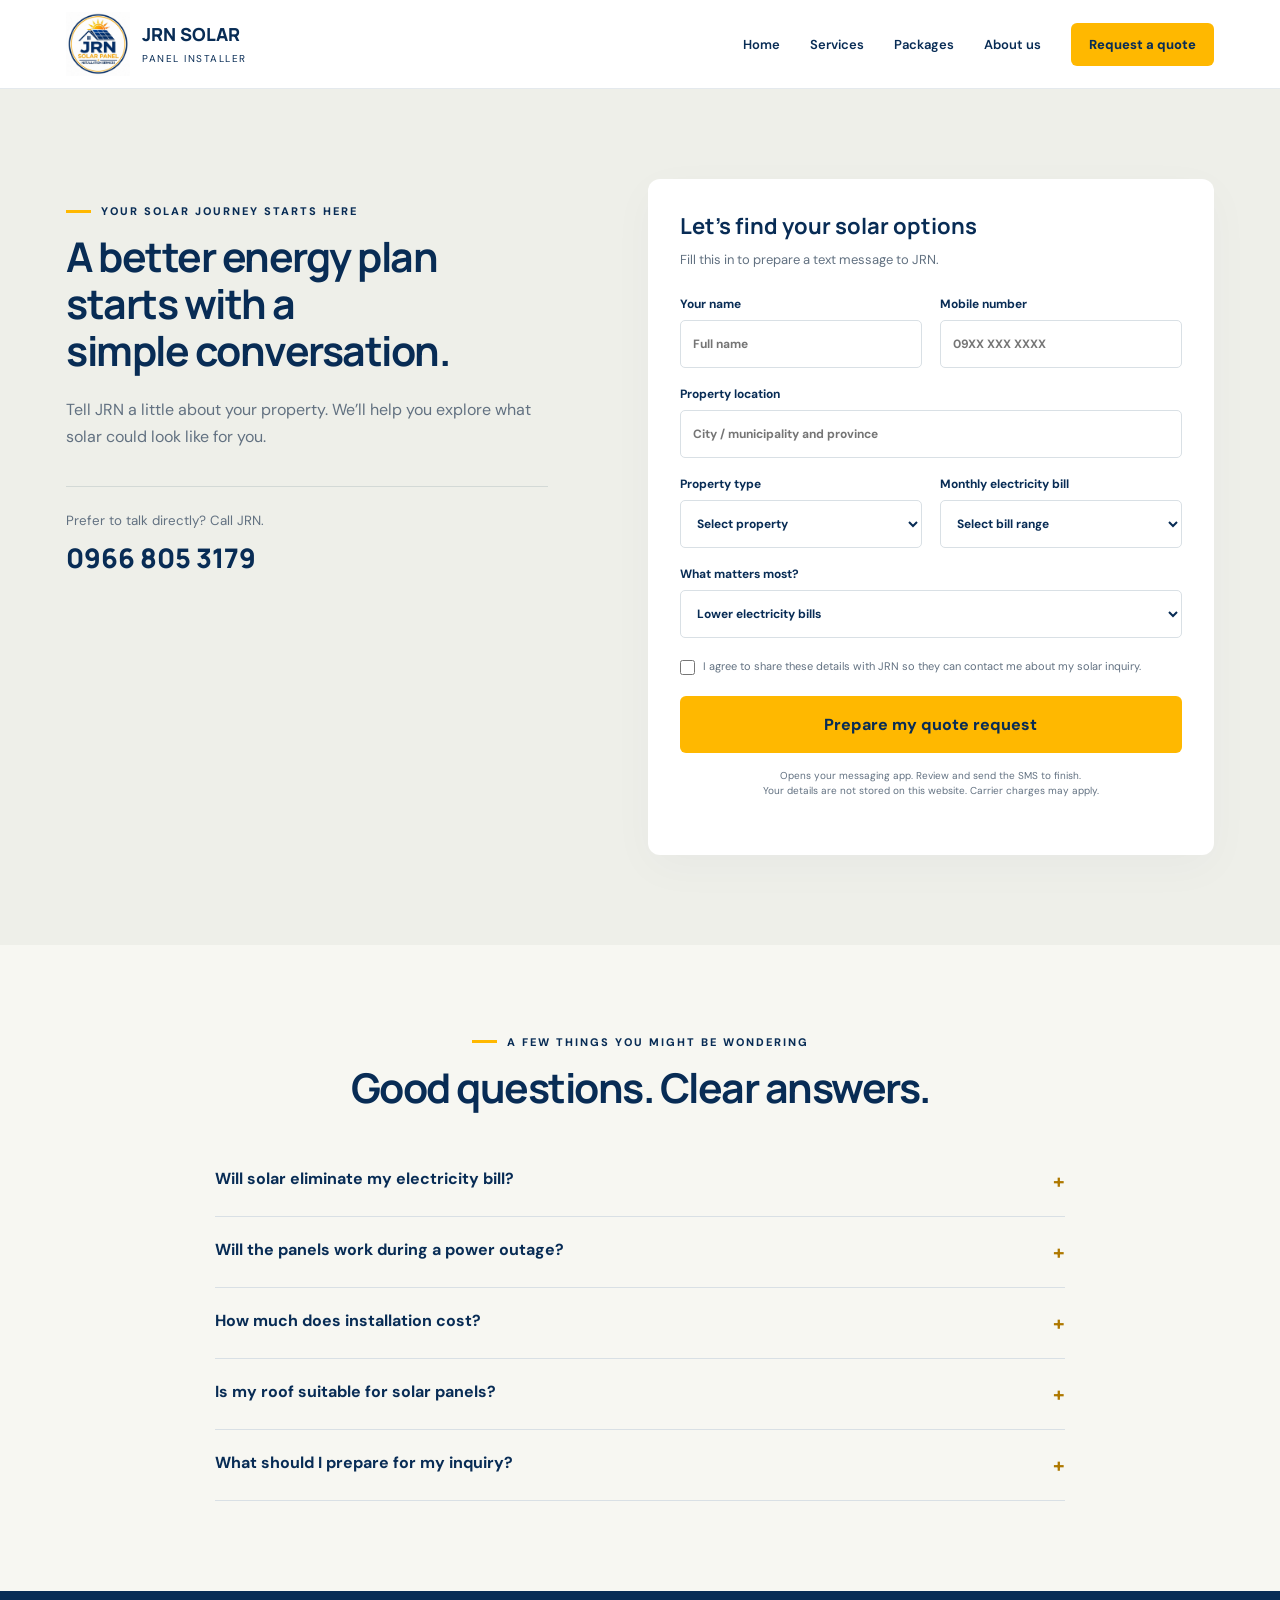
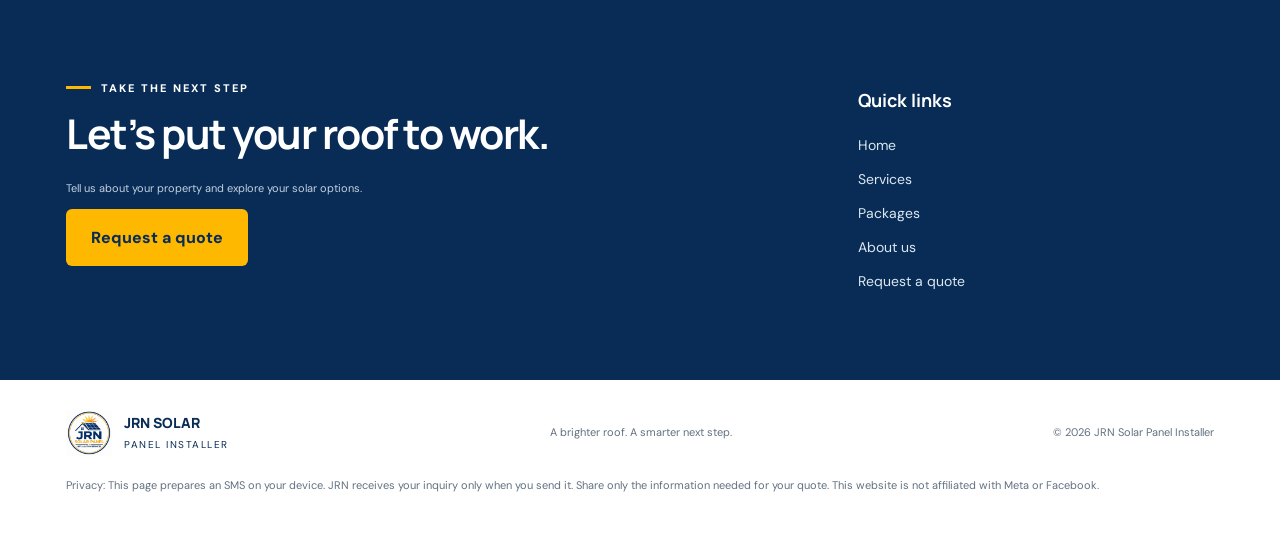
<file: quote.html>
<!DOCTYPE html><html lang="en"><head><meta charset="UTF-8"><meta name="viewport" content="width=device-width, initial-scale=1"><meta name="description" content="Turn sunshine into power for your home or business. Talk to JRN Solar Panel Installer about a solar system suited to your roof, electricity use, and budget."><meta name="theme-color" content="#082c55"><title>Request a Quote | JRN Solar</title><style>
@import url('https://fonts.googleapis.com/css2?family=DM+Sans:wght@400;500;600;700&family=Manrope:wght@400;500;600;700;800&display=swap');
:root{--navy:#082c55;--gold:#ffb800;--cream:#f7f7f2;--muted:#627181}*{box-sizing:border-box}html{scroll-behavior:smooth;scroll-padding-top:100px}body{margin:0;font-family:'DM Sans',sans-serif;color:var(--navy);background:var(--cream)}a{color:inherit}button,input,select{font:inherit}a,button,input,select,summary{outline-offset:5px}h1,h2,h3{font-family:Manrope,sans-serif}h1{font-size:clamp(42px,5.2vw,76px);line-height:1.07;letter-spacing:-3px;margin:20px 0 25px;font-weight:800}h2{font-size:clamp(30px,3.2vw,46px);line-height:1.15;letter-spacing:-1.5px;margin:15px 0 22px}p{line-height:1.7}.wrap{max-width:1220px;margin:auto;padding:0 36px}.eyebrow{font-size:11px;font-weight:800;letter-spacing:2px;text-transform:uppercase;display:flex;align-items:center;gap:10px}.eyebrow:before{content:'';width:25px;height:3px;background:var(--gold)}.btn{display:inline-flex;gap:24px;align-items:center;justify-content:center;background:var(--gold);color:var(--navy);border:0;border-radius:6px;padding:18px 25px;font-weight:800;text-decoration:none;cursor:pointer;transition:transform .2s,background .2s}.btn:hover{background:#ffca3a;transform:translateY(-2px)}header{background:#fff;position:sticky;top:0;z-index:10;border-bottom:1px solid #e4e9ed}.nav{height:88px;display:flex;align-items:center;justify-content:space-between;gap:25px}.brand{display:flex;align-items:center;gap:12px;text-decoration:none}.brand img{width:64px;height:64px;object-fit:contain}.brand strong{font:800 18px Manrope;display:block}.brand small{font-size:10px;letter-spacing:1.5px}.navlinks{display:flex;gap:30px;align-items:center;font-size:13px;font-weight:600}.navlinks a{text-decoration:none}.nav .btn{padding:13px 18px}.hero{display:grid;grid-template-columns:1fr 1fr;min-height:660px}.herocopy{padding:75px 50px 65px 0}.herocopy>p{color:var(--muted);max-width:450px;font-size:17px}.hero h1 span{position:relative;white-space:nowrap}.hero h1 span:after{content:'';position:absolute;bottom:-5px;left:0;width:100%;height:5px;background:var(--gold)}.heroactions{margin-top:32px}.micro{font-size:12px!important;line-height:1.5!important;margin-top:15px!important;color:var(--muted)}.herovisual{position:relative;margin-right:calc((1220px - 100vw)/2);min-height:620px;background:linear-gradient(180deg,transparent 30%,#031e3cce),url('https://images.unsplash.com/photo-1509391366360-2e959784a276?auto=format&fit=crop&w=1600&q=85') center/cover;border-radius:0 0 0 70px}.visualtag{position:absolute;top:30px;left:30px;background:#ffffffed;border-radius:30px;padding:10px 16px;font-size:11px;font-weight:700;display:flex;align-items:center;gap:9px}.dot{width:7px;height:7px;background:#d39b00;border-radius:50%}.visualbottom{position:absolute;bottom:45px;left:40px;right:40px;color:#fff}.visualbottom .sun{font-size:40px;color:var(--gold)}.visualbottom h3{font-size:27px;max-width:290px;line-height:1.25;margin:12px 0}.visualbottom p{font-size:12px;color:#d3e0ec;margin:0}.trustbar{display:flex;justify-content:space-between;padding:27px 0;gap:20px;font-size:12px;font-weight:600;border-bottom:1px solid #dce2e5}.trustbar span:before{content:'✓';color:#b67d00;margin-right:10px}.section{padding:90px 0}.sectionhead{display:flex;justify-content:space-between;gap:60px;align-items:end;margin-bottom:36px}.sectionhead h2{max-width:550px;margin-bottom:0}.sectionhead p{max-width:350px;color:var(--muted);font-size:14px;margin-bottom:3px}.problems{display:grid;grid-template-columns:repeat(3,1fr);gap:20px}.problem{background:#fff;padding:30px;border:1px solid #e3e7e8;border-radius:10px}.icon{width:45px;height:45px;background:#fff4d2;display:grid;place-items:center;border-radius:50%;font-size:22px;margin-bottom:25px}.problem h3{font-size:19px;letter-spacing:-.5px}.problem p{font-size:14px;color:var(--muted)}.problem .solution{border-top:1px solid #e7e9e9;padding-top:18px;font-weight:600;color:var(--navy);font-size:13px}.dark{background:var(--navy);color:#fff}.split{display:grid;grid-template-columns:1fr 1fr;gap:100px;align-items:center}.dark p{color:#c3d1e0;font-size:15px}.steps{display:flex;flex-direction:column;gap:28px}.step{display:flex;gap:24px}.step b{color:var(--gold);font:500 16px Manrope;padding-top:5px}.step h3{margin:0 0 8px;font-size:19px}.step p{margin:0;font-size:13px;max-width:350px}.note{padding:18px 22px;background:#ffffff0c;border-left:2px solid var(--gold);font-size:12px!important;margin-top:30px}.quote{background:#eeefe9}.quotegrid{display:grid;grid-template-columns:.85fr 1fr;gap:100px;align-items:start}.quoteintro{padding-top:25px}.quoteintro>p{color:var(--muted)}.callbox{margin-top:35px;border-top:1px solid #d3d9d6;padding-top:25px}.callbox small{display:block;color:var(--muted);margin-bottom:10px}.callbox a{font:800 27px Manrope;text-decoration:none}.form{background:white;border-radius:12px;padding:32px;box-shadow:0 12px 45px #082c5508}.form h3{font-size:22px;margin:0 0 8px}.form>p{font-size:13px;color:var(--muted);margin:0 0 25px}.fields{display:grid;grid-template-columns:1fr 1fr;gap:18px}label{font-size:12px;font-weight:700;display:block}input,select{width:100%;padding:14px 12px;border:1px solid #d9e0e5;border-radius:5px;background:#fff;color:var(--navy);margin-top:8px;min-height:48px}input:focus,select:focus{outline:2px solid var(--gold)}.full{grid-column:1/-1}.consent{font-size:11px;color:var(--muted);font-weight:400;display:flex;gap:8px;align-items:start;line-height:1.6;margin:20px 0}.consent input{width:15px;min-height:15px;margin:2px 0 0;flex-shrink:0}.form .btn{width:100%}.form .micro{text-align:center;font-size:10px!important}.faq{max-width:850px;margin:auto}.faq .eyebrow{justify-content:center}.faq h2{text-align:center;margin-bottom:35px}details{border-bottom:1px solid #d9e0e5;padding:22px 0}summary{font-weight:700;cursor:pointer;list-style:none;display:flex;justify-content:space-between;gap:20px}summary:after{content:'+';color:#ae7800;font-size:20px}details[open] summary:after{content:'−'}details p{font-size:14px;color:var(--muted);max-width:740px}.footer{background:#fff;border-top:1px solid #e2e7e8;padding:30px 0}.footerline{display:flex;align-items:center;justify-content:space-between;gap:25px}.footer p{font-size:11px;color:var(--muted)}.footer .brand img{width:46px;height:46px}.footer .brand strong{font-size:14px}.stickycta{display:none}.privacy{font-size:11px;color:var(--muted);margin-top:20px}.photo-credit{font-size:9px!important;opacity:.7;margin-top:14px!important}@media(min-width:1292px){.herovisual{margin-right:calc((1220px - 100vw)/2 - 36px)}}@media(max-width:1000px){.navlinks>a:not(.btn){display:none}.herovisual{margin-right:-36px}.herocopy{padding-right:25px}h1{letter-spacing:-2px}.split,.quotegrid{gap:45px}.section{padding:65px 0}.trustbar{flex-wrap:wrap}.problem{padding:22px}}@media(max-width:700px){.wrap{padding:0 22px}.nav{height:76px}.brand img{width:50px;height:50px}.brand strong{font-size:15px}.brand small{font-size:8px}.nav .btn{padding:12px;font-size:11px}.hero{display:flex;flex-direction:column}.herocopy{padding:45px 0 35px}h1{font-size:47px;max-width:440px}.herocopy>p{font-size:16px}.herovisual{height:350px;min-height:350px;margin:0 -22px;border-radius:0 0 0 45px;background-position:center 54%}.visualbottom{bottom:27px;left:28px}.visualbottom h3{font-size:24px}.visualbottom .sun{display:none}.visualtag{top:20px;left:25px}.trustbar{display:grid;grid-template-columns:1fr 1fr;font-size:10px;gap:18px}.sectionhead,.split,.quotegrid{display:block}.sectionhead p{margin-top:20px}.problems{grid-template-columns:1fr;gap:15px}.problem .icon{float:left;margin:0 18px 10px 0}.problem h3{padding-top:10px;margin:0 0 25px}.problem p{clear:both}.steps{margin-top:35px}.quoteintro{padding:0}.form{padding:25px;margin-top:30px}.fields{gap:16px}.fields>label{grid-column:1/-1}.section{padding:55px 0}.footer{padding-bottom:95px}.footerline{align-items:start;flex-direction:column}.stickycta{display:flex;position:fixed;bottom:0;left:0;right:0;background:#fff;padding:12px 20px;gap:10px;z-index:20;box-shadow:0 -2px 16px #082c5515}.stickycta .btn{padding:14px;flex:1;font-size:13px}.stickycta .call{background:var(--navy);color:#fff;flex:0 0 90px}html{scroll-padding-top:90px}}@media(prefers-reduced-motion:reduce){html{scroll-behavior:auto}*{transition:none!important}}

.menutoggle{display:none}.servicenum{font-size:10px;letter-spacing:1.6px;font-weight:800;color:#927021;margin-bottom:35px}.servicecards .problem{padding:35px;display:flex;flex-direction:column}.servicecards h3{font-size:24px;margin-top:0}.servicelink{font-size:13px;font-weight:800;text-underline-offset:6px;margin-top:auto;padding-top:20px}.servicefoot{font-size:11px;color:var(--muted);margin-top:22px}.servicessection{background:#fff}.servicessection .problem{background:#f7f7f2}.aboutsection{background:#eeefe9}.aboutsection p{color:var(--muted);font-size:15px}.aboutsection .btn{margin-top:15px}.aboutart{background:#fff;border-radius:50% 50% 12px 12px;padding:40px;text-align:center}.aboutart img{width:100%;max-width:320px;display:block;margin:auto}.aboutart p{font-size:11px;letter-spacing:1px;margin:25px 0 0}.contactsection{background:#fff}.contactgrid{display:grid;grid-template-columns:repeat(3,1fr);gap:20px}.contactcard{display:flex;flex-direction:column;text-decoration:none;border:1px solid #dce2e5;border-radius:9px;padding:28px;gap:15px;transition:transform .2s}.contactcard:hover{transform:translateY(-3px)}.contactcard small{font-size:10px;font-weight:800;letter-spacing:1.5px}.contactcard strong{font:800 21px Manrope}.contactcard span{font-size:13px;line-height:1.6;color:var(--muted)}.goldcontact{background:var(--gold);border-color:var(--gold)}.goldcontact span{color:var(--navy)}
@media(max-width:1000px){.navlinks{gap:18px}.navlinks>a:not(.btn){display:inline}.navlinks{font-size:12px}}@media(max-width:700px){.menutoggle{display:block;background:none;border:1px solid #dce2e5;border-radius:5px;padding:10px 13px;color:var(--navy);font-weight:700;font-size:12px}.navlinks{display:none;position:absolute;top:76px;left:0;right:0;background:#fff;padding:22px;border-bottom:1px solid #dce2e5;box-shadow:0 12px 20px #082c5510}.navlinks.open{display:flex;flex-direction:column;align-items:stretch;gap:0}.navlinks>a:not(.btn){padding:15px 5px}.navlinks .btn{margin-top:10px}.contactgrid{grid-template-columns:1fr}.aboutart{margin-bottom:35px;padding:30px}.aboutart img{max-width:230px}.servicecards .problem{padding:28px}.servicecards h3{padding:0;margin:0 0 15px}.servicenum{margin-bottom:22px}}
</style><style>.pageintro{padding:65px 0;background:#fff}.pageintro h1{font-size:54px}.pageintro p{max-width:650px;color:var(--muted)}.navlinks a[aria-current="page"]{text-decoration:underline;text-underline-offset:7px;text-decoration-color:#ffb800;text-decoration-thickness:3px}.servicessection,.aboutsection,.quote{min-height:calc(100vh - 250px)}@media(min-width:701px){.aboutsection{padding-top:80px;padding-bottom:80px}}@media(max-width:700px){.pageintro h1{font-size:40px}}</style>
<meta property="og:type" content="website">
<meta property="og:site_name" content="JRN Solar Panel Installer">
<meta property="og:locale" content="en_PH">
<meta property="og:title" content="Request a Quote | JRN Solar">
<meta property="og:description" content="Turn sunshine into power for your home or business. Talk to JRN Solar Panel Installer about a solar system suited to your roof, electricity use, and budget.">
<meta property="og:url" content="https://jrnsolar.com/quote">
<meta property="og:image" content="https://jrnsolar.com/jrn-logo.jpg">
<meta property="og:image:secure_url" content="https://jrnsolar.com/jrn-logo.jpg">
<meta property="og:image:type" content="image/jpeg">
<meta property="og:image:width" content="1254">
<meta property="og:image:height" content="1254">
<meta property="og:image:alt" content="JRN Solar Panel Installation Services logo">
<meta name="twitter:card" content="summary">
<meta name="twitter:title" content="Request a Quote | JRN Solar">
<meta name="twitter:description" content="Turn sunshine into power for your home or business. Talk to JRN Solar Panel Installer about a solar system suited to your roof, electricity use, and budget.">
<meta name="twitter:image" content="https://jrnsolar.com/jrn-logo.jpg">
<style>.site-footer{padding-top:0;border-top:0}.footer-cta-grid{display:grid;grid-template-columns:2fr 1fr;gap:80px;align-items:start}.footer-cta p{color:#c3d1e0}.footer-quick{display:flex;flex-direction:column;align-items:flex-start;gap:16px;padding-top:7px}.footer-quick h3{font-size:18px;margin:0 0 8px}.footer-quick a{color:#dce7f1;font-size:14px;text-decoration:none}.footer-quick a:hover{text-decoration:underline;text-underline-offset:5px;color:var(--gold)}.site-footer>.wrap{padding-top:30px}@media(max-width:700px){.footer-cta-grid{grid-template-columns:1fr;gap:40px}.footer-quick{display:grid;grid-template-columns:1fr 1fr;gap:18px}.footer-quick h3{grid-column:1/-1}.footer-cta h2{font-size:34px}}</style><link rel="icon" href="/favicon.ico?v=1" sizes="any"><link rel="icon" type="image/png" sizes="32x32" href="/favicon-32.png?v=1"><link rel="apple-touch-icon" sizes="180x180" href="/apple-touch-icon.png">
<link rel="apple-touch-icon" href="/jrn-logo.jpg">
</head><body><header><div class="wrap nav"><a class="brand" href="/" aria-label="JRN Solar home"><img src="[data-uri]" alt="JRN Solar Panel Installation Services logo"><span><strong>JRN SOLAR</strong><small>PANEL INSTALLER</small></span></a><button class="menutoggle" aria-expanded="false" aria-controls="mainmenu" aria-label="Open navigation menu">Menu ☰</button><nav class="navlinks" id="mainmenu" aria-label="Main navigation"><a href="/">Home</a><a href="/services">Services</a><a href="/pricing">Packages</a><a href="/about">About us</a><a class="btn" href="/quote" aria-current="page">Request a quote</a></nav></div></header><main><section class="section quote" id="quote"><div class="wrap quotegrid"><div class="quoteintro"><div class="eyebrow">Your solar journey starts here</div><h2>A better energy plan<br>starts with a<br>simple conversation.</h2><p>Tell JRN a little about your property. We’ll help you explore what solar could look like for you.</p><div class="callbox"><small>Prefer to talk directly? Call JRN.</small><a href="tel:09668053179">0966 805 3179</a></div></div><form class="form" id="quoteform"><h3>Let’s find your solar options</h3><p>Fill this in to prepare a text message to JRN.</p><div class="fields"><label>Your name<input required name="name" autocomplete="name" placeholder="Full name" maxlength="80"></label><label>Mobile number<input required name="phone" autocomplete="tel" type="tel" placeholder="09XX XXX XXXX" maxlength="25"></label><label class="full">Property location<input required name="location" autocomplete="address-level2" placeholder="City / municipality and province" maxlength="150"></label><label>Property type<select name="property" required><option value="">Select property</option><option>Home</option><option>Business</option><option>Other property</option></select></label><label>Monthly electricity bill<select name="bill" required><option value="">Select bill range</option><option>Below ₱3,000</option><option>₱3,000–₱5,000</option><option>₱5,001–₱10,000</option><option>Above ₱10,000</option></select></label><label class="full">What matters most?<select name="goal"><option>Lower electricity bills</option><option>Lower bills and battery backup</option><option>Help understanding my options</option></select></label></div><label class="consent"><input required type="checkbox">I agree to share these details with JRN so they can contact me about my solar inquiry.</label><button class="btn" type="submit">Prepare my quote request </button><p class="micro">Opens your messaging app. Review and send the SMS to finish.<br>Your details are not stored on this website. Carrier charges may apply.</p><div id="requestresult" hidden aria-live="polite" style="margin-top:20px"><p style="font-size:13px">Your request is ready. Open your SMS app, or copy the message and text it to <strong>0966 805 3179</strong>.</p><a class="btn" id="smslink">Open messaging app</a><textarea id="message" readonly aria-label="Your prepared quote request" style="width:100%;min-height:170px;margin-top:15px;padding:12px;font:13px inherit;border:1px solid #d9e0e5;border-radius:5px"></textarea><button type="button" id="copy" style="margin-top:10px;cursor:pointer;padding:10px 15px;background:#eef2f5;border:0;border-radius:5px;color:#082c55">Copy message</button></div></form></div></section><section class="section" id="faq"><div class="wrap"><div class="faq"><div class="eyebrow">A few things you might be wondering</div><h2>Good questions. Clear answers.</h2><details><summary>Will solar eliminate my electricity bill?</summary><p>Not necessarily. Solar can offset part of your electricity use, but your bill depends on system size, daytime consumption, weather, utility charges, and any export arrangement. A tailored assessment helps set realistic expectations.</p></details><details><summary>Will the panels work during a power outage?</summary><p>A standard grid-tied system normally shuts down when the grid goes down. Backup power requires a compatible system, usually with batteries and the right isolation and backup equipment. Discuss the appliances you want to keep running with JRN.</p></details><details><summary>How much does installation cost?</summary><p>The price depends on your energy needs, equipment, roof conditions, and whether you include batteries. Share your monthly bill and location to start a discussion about a property-specific quote.</p></details><details><summary>Is my roof suitable for solar panels?</summary><p>Available space, shade, roof direction, condition, and structural suitability all matter. These need to be reviewed before the final installation plan is agreed.</p></details><details><summary>What should I prepare for my inquiry?</summary><p>A recent electricity bill, your property location, and a few roof photos are useful. You can start with the form above or call 0966 805 3179. Ask JRN to confirm service availability in your area.</p></details></div></div></section></main><footer class="footer site-footer"><section class="section dark footer-cta"><div class="wrap footer-cta-grid"><div><div class="eyebrow">Take the next step</div><h2>Let’s put your roof to work.</h2><p>Tell us about your property and explore your solar options.</p><a class="btn" href="/quote">Request a quote</a></div><nav class="footer-quick" aria-label="Footer navigation"><h3>Quick links</h3><a href="/">Home</a><a href="/services">Services</a><a href="/pricing">Packages</a><a href="/about">About us</a><a href="/quote">Request a quote</a></nav></div></section><div class="wrap"><div class="footerline"><a class="brand" href="/"><img src="[data-uri]" alt="JRN logo"><span><strong>JRN SOLAR</strong><small>PANEL INSTALLER</small></span></a><p>A brighter roof. A smarter next step.</p><p>© <span id="year">2026</span> JRN Solar Panel Installer</p></div><p class="privacy">Privacy: This page prepares an SMS on your device. JRN receives your inquiry only when you send it. Share only the information needed for your quote. This website is not affiliated with Meta or Facebook.</p></div></footer><div class="stickycta"><a class="btn call" href="tel:09668053179">Call JRN</a><a class="btn" href="/quote">Request a quote</a></div><script>
document.getElementById('year').textContent=new Date().getFullYear();document.getElementById('quoteform')?.addEventListener('submit',function(e){e.preventDefault();const d=new FormData(this);const msg=`Hi JRN! I'd like to inquire about solar installation.\nName: ${d.get('name')}\nMobile: ${d.get('phone')}\nLocation: ${d.get('location')}\nProperty: ${d.get('property')}\nMonthly bill: ${d.get('bill')}\nPriority: ${d.get('goal')}\nPlease contact me about my options and confirm availability in my area.`;document.getElementById('message').value=msg;document.getElementById('smslink').href='sms:09668053179?body='+encodeURIComponent(msg);document.getElementById('requestresult').hidden=false;document.getElementById('requestresult').scrollIntoView({behavior:'smooth',block:'center'});});document.getElementById('copy')?.addEventListener('click',async function(){try{await navigator.clipboard.writeText(document.getElementById('message').value);this.textContent='Message copied ✓';}catch(e){document.getElementById('message').select();this.textContent='Select and copy the message above';}});
const toggle=document.querySelector('.menutoggle');const menu=document.getElementById('mainmenu');toggle?.addEventListener('click',()=>{const open=toggle.getAttribute('aria-expanded')!=='true';toggle.setAttribute('aria-expanded',String(open));toggle.setAttribute('aria-label',open?'Close navigation menu':'Open navigation menu');menu.classList.toggle('open',open);});menu.querySelectorAll('a').forEach(a=>a.addEventListener('click',()=>{menu.classList.remove('open');toggle.setAttribute('aria-expanded','false');toggle.setAttribute('aria-label','Open navigation menu');}));document.addEventListener('keydown',e=>{if(e.key==='Escape'){menu.classList.remove('open');toggle.setAttribute('aria-expanded','false');toggle.focus();}});</script></body></html>
</file>
<file: pricing.css>
.pricing-intro{background:#edf3f8}.pricing-intro h1{max-width:850px}.pricing-intro p{max-width:680px;color:var(--muted);font-size:18px;line-height:1.7}.package-grid{display:grid;grid-template-columns:repeat(3,minmax(0,1fr));gap:24px;align-items:start}.package{background:white;border:1px solid #dce4eb;border-radius:14px;padding:30px;display:flex;flex-direction:column}.package.featured{border-top:5px solid var(--gold);padding-top:26px}.package h2{font-size:28px;margin:18px 0}.package-price{font:800 36px/1.4 Manrope,sans-serif;color:var(--navy)}.package-price small{display:block;font:500 13px/1.6 'DM Sans',sans-serif;color:var(--muted)}.package ul{padding-left:19px;line-height:1.7;font-size:15px;color:var(--muted);margin:20px 0 30px}.package li+li{margin-top:10px}.package .btn{font-size:14px;gap:0;text-align:center}.price-options h3{font-size:16px}.price-options dl{margin:0 0 25px}.price-options dl>div{display:flex;justify-content:space-between;gap:12px;border-bottom:1px solid #dce4eb;padding:12px 0;font-size:13px}.price-options dd{margin:0;font-weight:800;white-space:nowrap}.price-options small{display:block;font-size:11px;color:var(--muted)}.pricing-notes{margin-top:45px;padding:30px;background:#edf3f8;border-radius:12px}.pricing-notes h2{font-size:25px}.pricing-notes p{font-size:14px;color:var(--muted);line-height:1.7}@media(max-width:1000px){.package-grid{grid-template-columns:1fr}.package{padding:28px}.package h2 br{display:block}.package-price{font-size:36px}}
.package-grid{align-items:stretch}.package h2{min-height:65px}.package .btn{margin-top:auto}.price-options{margin-bottom:20px}.battery-prices{background:#edf3f8}.battery-table{overflow:auto;background:#fff;border:1px solid #dce4eb;border-radius:12px}.battery-table table{border-collapse:collapse;width:100%;text-align:left}.battery-table th,.battery-table td{padding:18px 24px;border-bottom:1px solid #dce4eb;font-size:15px}.battery-table td:last-child{font-weight:800;white-space:nowrap}.battery-prices p{font-size:14px;color:var(--muted)}.inquiry-grid{display:grid;grid-template-columns:1fr 1fr;gap:60px;align-items:start}.pricing-inquiry p{color:var(--muted)}.inquiry-card{background:white;border:1px solid #dce4eb;border-top:5px solid var(--gold);border-radius:12px;padding:30px}.inquiry-card h3{font-size:25px;margin:0 0 24px}.pricing-inquiry fieldset{border:0;padding:0;margin:0 0 20px;min-width:0}.pricing-inquiry legend{font-weight:800;font-size:15px;margin-bottom:14px}.pricing-inquiry .fields{display:grid;gap:16px}.pricing-inquiry label{font-size:14px;font-weight:700;display:block}.pricing-inquiry input,.pricing-inquiry select{display:block;width:100%;margin-top:6px;min-height:48px;border:1px solid #bac8d5;border-radius:5px;padding:12px;background:white;color:var(--navy)}.pricing-inquiry .trap{position:absolute;left:-10000px;width:1px;height:1px;overflow:hidden}.pricing-inquiry .pair{display:grid;grid-template-columns:1fr 1fr;gap:12px}.pricing-inquiry .consent{display:flex;align-items:start;gap:10px;font-size:13px;line-height:1.6;font-weight:400;margin:20px 0}.pricing-inquiry .consent input{width:18px;height:18px;min-height:18px;margin:3px 0 0;flex-shrink:0}.pricing-inquiry .btn{width:100%;font-size:15px}.pricing-inquiry .small,.inquiry-small{font-size:12px!important;line-height:1.7}.pricing-inquiry .optional{font-weight:400}@media(max-width:700px){.inquiry-grid{grid-template-columns:1fr;gap:28px}.inquiry-card{padding:24px}.pricing-inquiry .pair{grid-template-columns:1fr}.battery-table th,.battery-table td{padding:14px 12px;font-size:13px}.package h2{min-height:0}}
</file>
